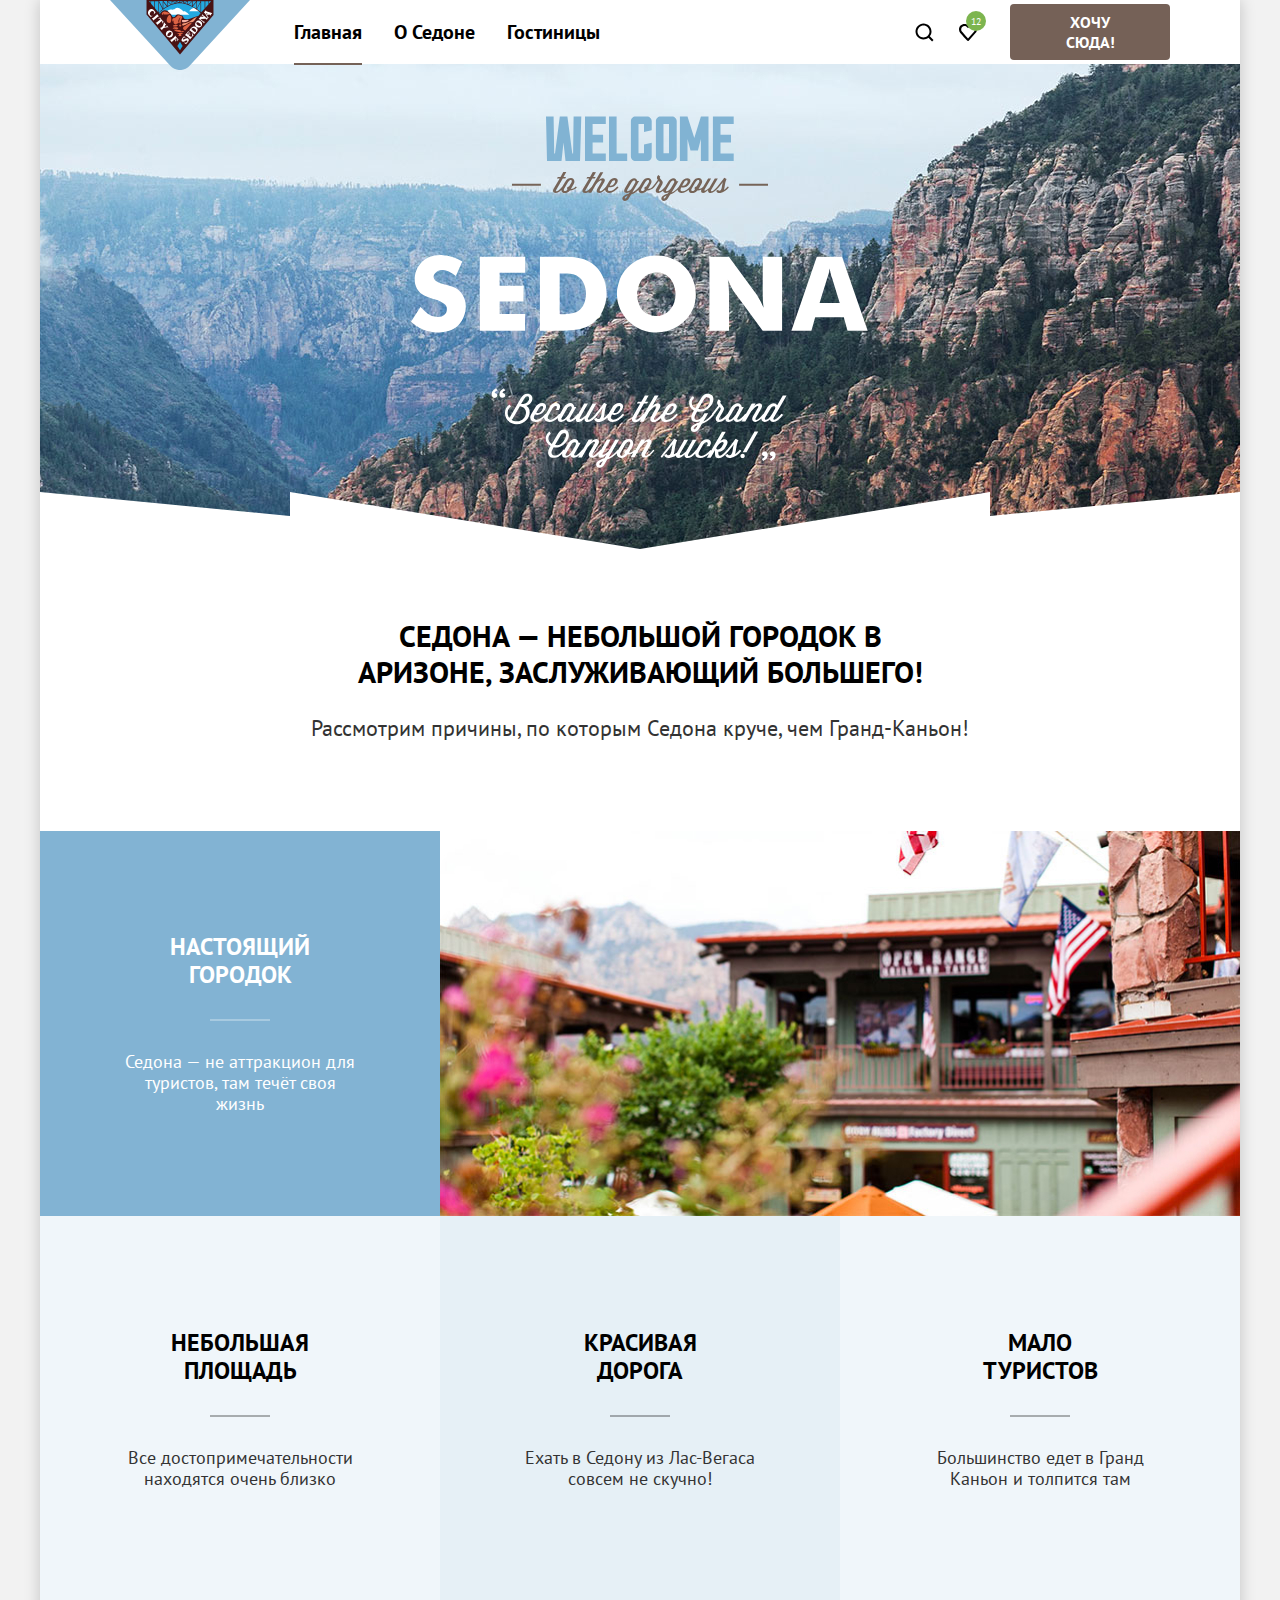
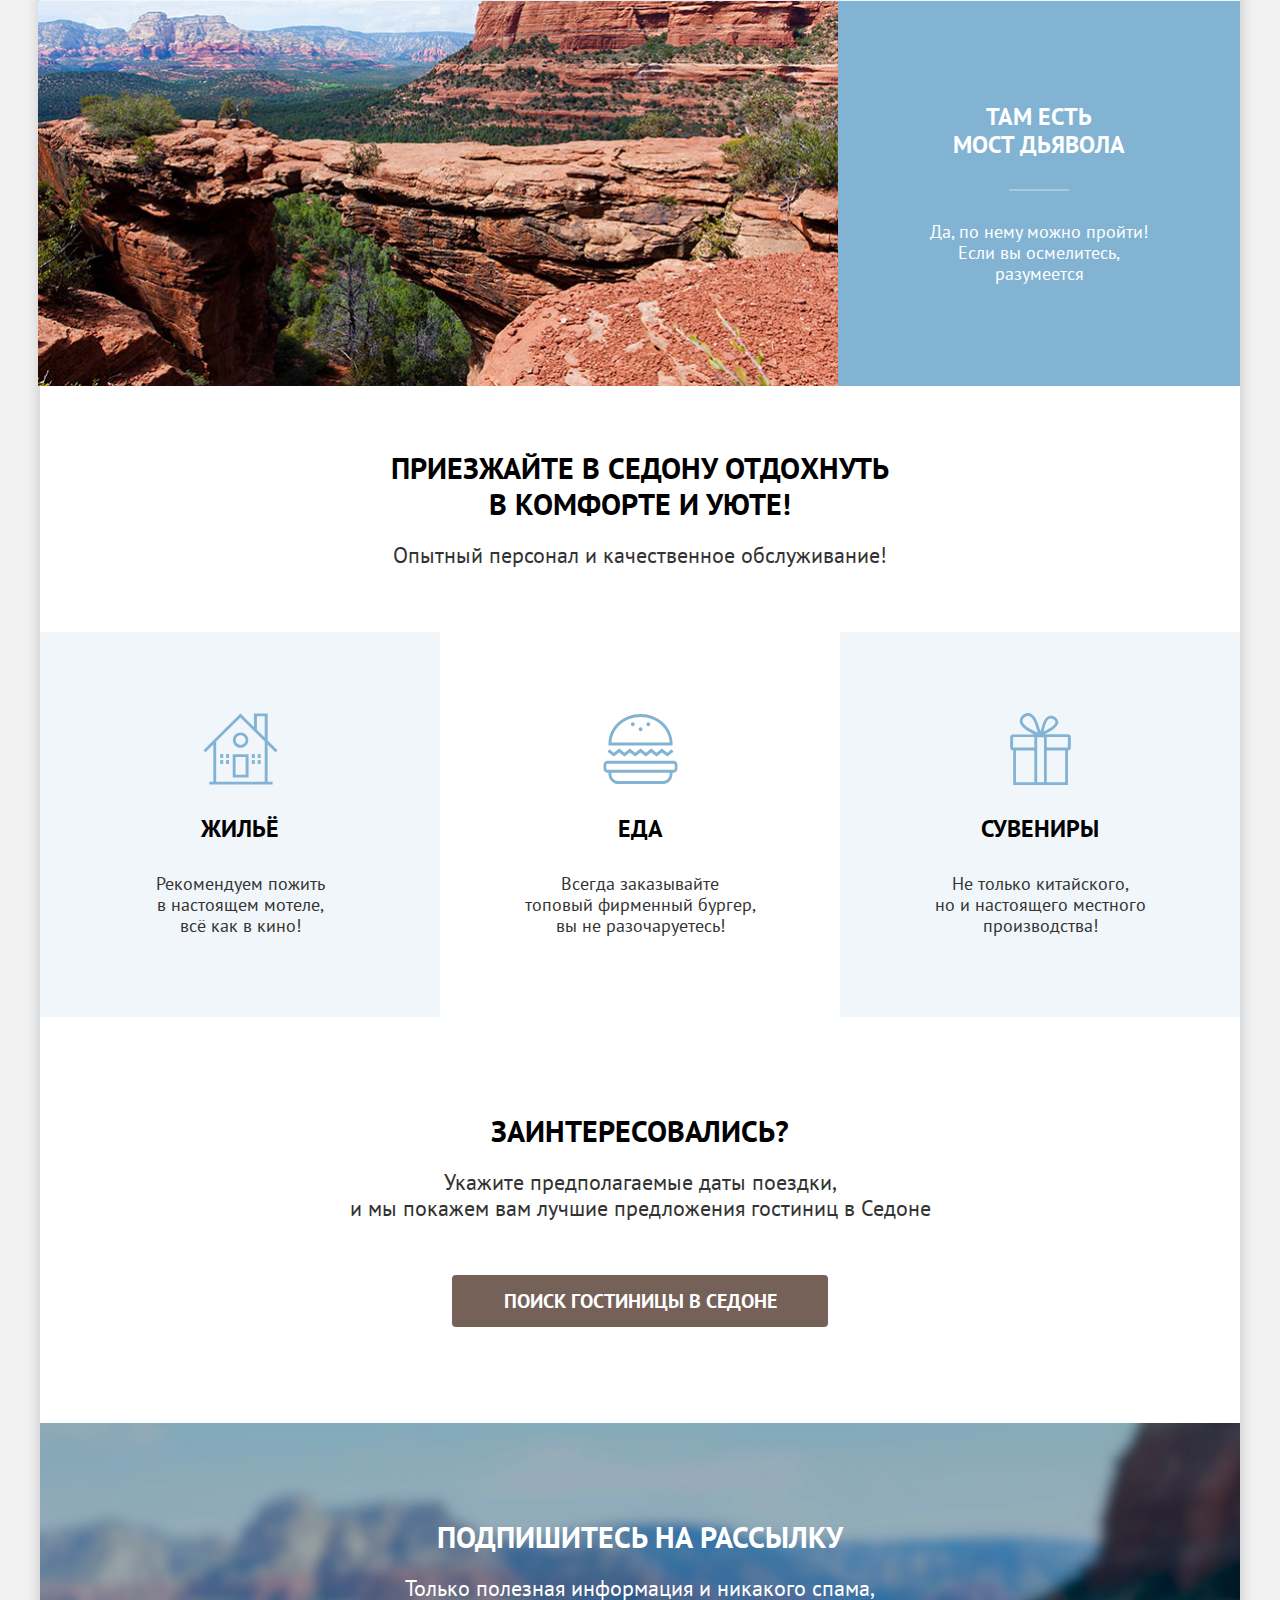
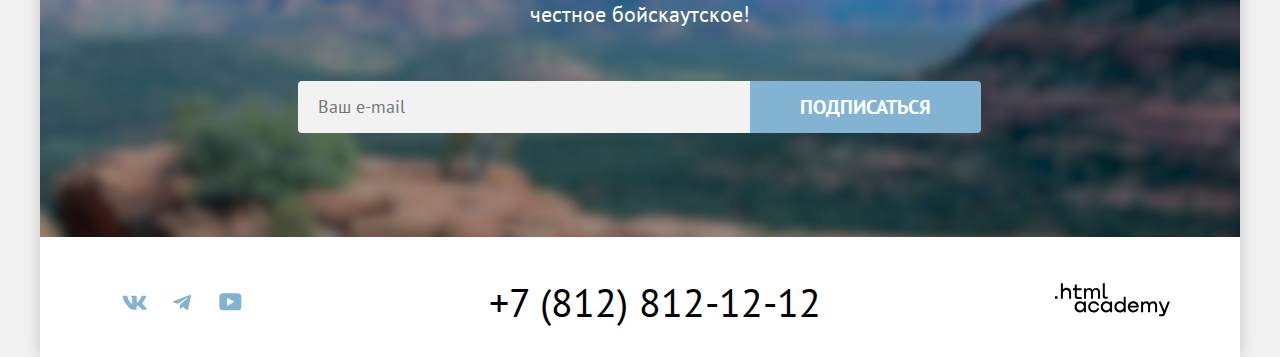
<file: index.html>
<!DOCTYPE html>
<html lang="ru">
  <head>
    <meta charset="utf-8">
    <title>HTML Academy: Седона</title>

    <link rel="stylesheet" href="styles/styles.css">
    <link rel="icon" href="favicon.ico">
    <link rel="icon" type="image/png" href="images/action-icons/favicon.png">

  </head>
  <body>
   <div class="page-container">
     <header class="page-header">
      <nav class="navigation">
        <a href="index.html" class="logo-link">
          <img class="logo" src="images/header/logo.svg" width="140" height="70" alt="Логотип города Седона.">
        </a>
        <ul class="navigation-list">
          <li class="navigation-item">
            <a href="index.html" class="navigation-link navigation-link-current">
              Главная
            </a>
          </li>
          <li class="navigation-item">
            <a href="#" class="navigation-link">
              О Седоне
            </a>
          </li>
          <li class="navigation-item">
            <a href="catalog.html" class="navigation-link">
              Гостиницы
            </a>
          </li>
        </ul>
        <ul class="navigation-list navigation-user">
          <li class="navigation-user-item">
            <a href="#" class="navigation-user-link">
              <svg aria-hidden="true" focusable="false" xmlns="http://www.w3.org/2000/svg" width="20" height="20" fill="none" viewBox="0 0 20 20"><path fill="#000" d="m19.5 18.008-3.7-3.68c1-1.292 1.7-2.983 1.7-4.872 0-4.376-3.6-7.956-8-7.956s-8 3.68-8 8.055c0 4.376 3.6 7.956 8 7.956 1.8 0 3.5-.597 4.9-1.69l3.7 3.679 1.4-1.492Zm-10-2.486c-3.3 0-6-2.685-6-5.967 0-3.282 2.7-5.967 6-5.967s6 2.685 6 5.967c0 3.282-2.7 5.967-6 5.967Z"/></svg>
              <span class="visually-hidden">
                Поиск.
              </span>
            </a>
          </li>
          <li class="navigation-user-item">
            <a href="#" class="navigation-user-link">
              <svg aria-hidden="true" focusable="false" xmlns="http://www.w3.org/2000/svg" width="20" height="20" fill="none" viewBox="0 0 20 20"><path fill="#000" d="M9.9 19c-.3 0-.6-.1-.8-.4-5.4-6.1-6.7-7.5-7-7.9C1.4 9.8 1 8.6 1 7.4 1 4.4 3.4 2 6.5 2 7.8 2 9 2.5 10 3.3c1-.8 2.3-1.3 3.5-1.3 3 0 5.5 2.4 5.5 5.4 0 1.3-.5 2.5-1.3 3.4l-7 7.9c-.2.2-.4.3-.8.3Zm-6-9.5c.3.4 3.5 4 6.1 6.9l6.2-7c.5-.5.7-1.2.7-2 0-1.8-1.5-3.3-3.3-3.3-1 0-2 .5-2.7 1.3-.3.3-.6.4-.9.4-.3 0-.6-.2-.8-.4-.7-.8-1.7-1.3-2.7-1.3-1.8 0-3.3 1.5-3.3 3.3-.1.9.3 1.6.7 2.1-.1 0-.1 0 0 0Z"/></svg>
              <span class="visually-hidden">
                Избранное.
              </span>
              <span class="favorite-counter">
                12
              </span>
            </a>
          </li>
          <li class="navigation-user-item-button">
            <a href="#" class="button button-want-here">
              Хочу сюда!
            </a>
          </li>
        </ul>
      </nav>
    </header>
    <main class="main-container main-index">
      <section class="hero">
        <h1 class="visually-hidden">
          City of Sedona.
        </h1>
        <img src="images/main/welcome.svg" width="458" height="352" class="welcome-logo" alt="Welcome to gorgeous Sedona, because the Grand Canyon sucks!">
      </section>
      <section class="hero-module">
        <h2 class="visually-hidden">Приветственный логотип Седоны.</h2>
        <p class="hero-module-title">
          Седона — небольшой городок в Аризоне, заслуживающий большего!
        </p>
        <p class="hero-module-subtitle">
          Рассмотрим причины, по которым Седона круче, чем Гранд-Каньон!
        </p>
      </section>
      <section class="advantages">
        <h2 class="visually-hidden">
          Преимущества.
        </h2>
        <ul class="advantages-list">
          <li class="advantages-item advantages-item-with-image">
            <div class="advantages-wrapper">
              <h3 class="advantages-title advantages-title-white">
                Настоящий городок
              </h3>
              <p class="advantages-description advantages-description-white">
                Седона — не аттракцион для туристов, там течёт своя жизнь
              </p>
            </div>
            <img src="images/main/photo-1.jpg" width="800" height="385" alt="Домик на фоне гор.">
          </li>
          <li class="advantages-item advantages-item-light-gray">
            <h3 class="advantages-title">
              Небольшая площадь
            </h3>
            <p class="advantages-description">
              Все достопримечательности находятся очень близко
            </p>
          </li>
          <li class="advantages-item advantages-item-gray">
            <h3 class="advantages-title">
              Красивая дорога
            </h3>
            <p class="advantages-description">
              Ехать в Седону из Лас-Вегаса совсем не скучно!
            </p>
          </li>
          <li class="advantages-item advantages-item-light-gray">
            <h3 class="advantages-title">
              Мало туристов
            </h3>
            <p class="advantages-description">
              Большинство едет в Гранд Каньон и толпится там
            </p>
          </li>
          <li class="advantages-item advantages-item-with-image-reverse">
            <div class="advantages-wrapper">
              <h3 class="advantages-title advantages-title-white">
                Там есть мост&nbsp;дьявола
              </h3>
              <p class="advantages-description advantages-description-white">
                Да, по нему можно пройти! Если вы осмелитесь, разумеется
              </p>
            </div>
            <img src="images/main/photo-2.jpg" width="800" height="385" alt="Каньон, горы.">
          </li>
        </ul>
      </section>
      <section class="advantages-module">
        <p class="advantages-module-title">
          Приезжайте в Седону отдохнуть в комфорте и уюте!
        </p>
        <p class="advantages-module-subtitle">
          Опытный персонал и качественное обслуживание!
        </p>
      </section>
      <section class="suggestions">
        <h2 class="visually-hidden">
          Рекомендации.
        </h2>
        <ul class="suggestions-list">
          <li class="suggestions-item suggestions-item-light-gray">
            <img aria-hidden="true" src="images/main/housing.svg" width="75" height="72" class="suggestions-image" alt="">
            <h3 class="sugguestion-title">
              Жильё
            </h3>
            <p class="suggestion-description">
              Рекомендуем пожить в&nbsp;настоящем&nbsp;мотеле, всё&nbsp;как&nbsp;в&nbsp;кино!
            </p>
          </li>
          <li class="suggestions-item suggestions-item-white">
            <img aria-hidden="true" src="images/main/food.svg" width="75" height="72" class="suggestions-image" alt="">
            <h3 class="sugguestion-title">
              Еда
            </h3>
            <p class="suggestion-description">
              Всегда заказывайте топовый&nbsp;фирменный&nbsp;бургер, вы&nbsp;не&nbsp;разочаруетесь!
            </p>
          </li>
          <li class="suggestions-item suggestions-item-light-gray">
            <img aria-hidden="true" src="images/main/souvenirs.svg" width="75" height="72" class="suggestions-image" alt="">
            <h3 class="sugguestion-title">
              Сувениры
            </h3>
            <p class="suggestion-description">
              Не только китайского, но&nbsp;и&nbsp;настоящего местного производства!
            </p>
          </li>
        </ul>
      </section>
      <section class="modules-intresting">
        <h2 class="modules-title-intresting">
          Заинтересовались?
        </h2>
        <p class="modules-subtitle-intresting">
          Укажите предполагаемые даты поездки, и&nbsp;мы&nbsp;покажем&nbsp;вам&nbsp;лучшие предложения гостиниц в Седоне
        </p>
        <a class="button button-search-hotel" href="#">
          Поиск гостиницы в Седоне
        </a>
      </section>
      <section class="mailing">
        <h2 class="mailing-title">
          Подпишитесь на рассылку
        </h2>
        <p class="mailing-subtitle">
          Только полезная информация и никакого спама, честное бойскаутское!
        </p>
        <form class="mailing-form" action="https://echo.htmlacademy.ru/" method="post">
          <label class="visually-hidden" for="user-email">
            e-mail.
          </label>
          <input class="email-field" type="email" name="user-email" id="user-email" placeholder="Ваш e-mail" required>
          <button class="button button-mailing" type="submit">
            Подписаться
          </button>
        </form>
      </section>
    </main>
    <footer class="page-footer">
      <section class="footer-social">
        <ul class="footer-social-list">
          <li class="footer-social-item">
            <a class="social-apps-link" href="https://vk.com/htmlacademy">
              <svg aria-hidden="true" focusable="false" xmlns="http://www.w3.org/2000/svg" width="25" height="15" fill="none" viewBox="0 0 25 15"><path fill="#83B3D3" fill-rule="evenodd" d="M24.116 1.804c.166-.546 0-.948-.795-.948h-2.625c-.668 0-.976.347-1.143.73 0 0-1.335 3.196-3.226 5.272-.612.602-.89.793-1.224.793-.167 0-.418-.19-.418-.738V1.804c0-.656-.184-.948-.74-.948H9.817c-.417 0-.668.304-.668.593 0 .621.946.765 1.043 2.513V7.76c0 .833-.153.984-.487.984-.89 0-3.055-3.21-4.34-6.885-.249-.715-.5-1.003-1.172-1.003H1.566c-.75 0-.9.347-.9.73 0 .682.89 4.07 4.145 8.551 2.17 3.06 5.225 4.72 8.008 4.72 1.67 0 1.875-.369 1.875-1.004V11.54c0-.737.158-.884.687-.884.39 0 1.057.192 2.615 1.667 1.78 1.75 2.073 2.533 3.075 2.533h2.625c.75 0 1.126-.368.91-1.096-.238-.724-1.088-1.775-2.215-3.022-.612-.71-1.53-1.475-1.809-1.858-.389-.49-.278-.71 0-1.147 0 0 3.2-4.426 3.533-5.929h.001Z" clip-rule="evenodd"/></svg>
              <span class="visually-hidden">
                Вконтакте.
              </span>
            </a>
          </li>
          <li class="footer-social-item">
            <a class="social-apps-link" href="https://t.me/htmlacademy">
              <svg aria-hidden="true" focusable="false" xmlns="http://www.w3.org/2000/svg" width="18" height="17" fill="none" viewBox="0 0 18 17"><path fill="#83B3D3" d="M16.785.956.84 7.104C-.248 7.541-.24 8.148.64 8.42l4.094 1.277 9.472-5.976c.448-.272.857-.126.52.173l-7.673 6.925H7.05l.002.001-.283 4.22c.414 0 .597-.19.829-.414l1.988-1.934 4.136 3.055c.762.42 1.31.205 1.5-.706l2.715-12.795c.278-1.114-.425-1.618-1.153-1.29Z"/></svg>
              <span class="visually-hidden">
                Telegram.
              </span>
            </a>
          </li>
          <li class="footer-social-item">
            <a class="social-apps-link" href="https://www.youtube.com/@HTMLAcademyRUS">
              <svg aria-hidden="true" focusable="false" xmlns="http://www.w3.org/2000/svg" width="23" height="18" fill="none" viewBox="0 0 23 18"><path fill="#83B3D3" d="M18.94.356H3.507C1.647.356.333 1.95.333 3.756V13.85c0 1.913 1.314 3.506 3.174 3.506H19.16c1.642 0 3.174-1.593 3.174-3.4v-10.2c-.219-1.806-1.532-3.4-3.393-3.4ZM7.995 12.894V4.819l7.333 4.037-7.333 4.038Z"/></svg>
              <span class="visually-hidden">
                YouTube.
              </span>
            </a>
          </li>
        </ul>
      </section>
          <a class="contacts-phone" href="tel:+78128121212">
            +7 (812) 812-12-12
          </a>
          <a class="html-academy-logo" href="https://htmlacademy.ru/">
            <svg aria-hidden="true" focusable="false" xmlns="http://www.w3.org/2000/svg" width="115" height="34" fill="none" viewBox="0 0 115 34"><path fill="#000" d="M0 13.256v2.6h2.5v-2.6H0ZM11.6 4.856c-1.6 0-2.8.7-3.6 1.7h-.1v-6.2h-2v15.5h2v-5.3c0-2.1 1.3-3.6 3.3-3.6 1.8 0 2.9 1.4 2.9 3.2v5.7h2v-6.1c.1-3-1.8-4.9-4.5-4.9ZM26.6 5.156h-4.8v-3.7h-2v3.8h-1.9v2h1.9v6c0 1.7 1 2.7 2.7 2.7h4.1v-2h-3.7c-.7 0-1.1-.4-1.1-1.1v-5.7h4.8v-2ZM41.1 4.956c-1.6 0-2.9.8-3.5 2.1h-.1c-.6-1.2-1.8-2.1-3.4-2.1-1.4 0-2.5.8-3.1 1.8h-.1v-1.6H29v10.6h2v-5.4c0-2 1-3.5 2.6-3.5 1.5 0 2.4 1 2.4 2.6v6.3h2v-5.6c0-2.4 1.4-3.3 2.6-3.3 1.5 0 2.4 1 2.4 2.6v6.3h2v-6.5c.1-2.5-1.4-4.3-3.9-4.3ZM47.8 13.056c0 1.7 1 2.7 2.8 2.7h2v-2h-1.7c-.7 0-1.1-.4-1.1-1.1V.356h-2v12.7ZM28.9 20.056c-.9-1.1-2.2-1.8-3.9-1.8-3.1 0-5.4 2.3-5.4 5.6s2.3 5.6 5.4 5.6c1.8 0 3-.8 3.8-1.9h.1v1.6h2v-10.6h-2v1.5Zm-3.6 7.4c-2.2 0-3.6-1.6-3.6-3.6s1.4-3.6 3.6-3.6 3.6 1.6 3.6 3.6c0 1.9-1.4 3.6-3.6 3.6ZM44.2 22.356c-.5-2.4-2.6-4.1-5.4-4.1-3.4 0-5.6 2.5-5.6 5.6 0 3.1 2.2 5.6 5.6 5.6 2.8 0 4.9-1.8 5.4-4.2h-2.1c-.4 1.3-1.7 2.3-3.3 2.3-2.2 0-3.6-1.6-3.6-3.6s1.4-3.6 3.6-3.6c1.6 0 2.8 1 3.3 2.2h2.1v-.2ZM55.1 20.056c-.9-1.1-2.2-1.8-3.9-1.8-3.1 0-5.4 2.3-5.4 5.6s2.3 5.6 5.4 5.6c1.8 0 3-.8 3.8-1.9h.1v1.6h2v-10.6h-2v1.5Zm-3.6 7.4c-2.2 0-3.6-1.6-3.6-3.6s1.4-3.6 3.6-3.6 3.6 1.6 3.6 3.6c0 1.9-1.5 3.6-3.6 3.6ZM68.7 20.156c-.9-1.1-2.2-1.9-3.9-1.9-3.1 0-5.4 2.3-5.4 5.6s2.2 5.6 5.4 5.6c1.7 0 3-.8 3.8-1.8h.1v1.5h2v-15.4h-2v6.4Zm-3.6 7.3c-2.2 0-3.6-1.6-3.6-3.6s1.4-3.6 3.6-3.6 3.6 1.6 3.6 3.6c-.1 2-1.5 3.6-3.6 3.6ZM78.3 18.256c-3.3 0-5.5 2.5-5.5 5.6 0 3 2.1 5.6 5.5 5.6 2.5 0 4.5-1.3 5.2-3.6h-2.1c-.5 1-1.6 1.6-3 1.6-1.9 0-3.3-1.3-3.4-2.9h8.8c.2-3.6-2-6.3-5.5-6.3Zm0 1.9c1.7 0 3 1 3.3 2.6h-6.5c.3-1.5 1.5-2.6 3.2-2.6ZM98.2 18.256c-1.6 0-2.9.8-3.6 2h-.1c-.6-1.2-1.8-2-3.4-2-1.4 0-2.5.7-3.1 1.8v-1.5h-1.9v10.6h2v-5.4c0-2 1-3.4 2.6-3.5 1.5 0 2.4 1 2.4 2.6v6.3h2v-5.6c0-2.4 1.4-3.3 2.6-3.3 1.5 0 2.4 1 2.4 2.6v6.3h2v-6.5c.1-2.6-1.4-4.4-3.9-4.4ZM109.4 27.356l-3.6-8.9h-2.2l4.8 11.6c-.3.9-.7 1.2-1.7 1.2h-2.5v2h2.5c1.8 0 2.8-.8 3.5-2.6l4.7-12.2h-2.1l-3.4 8.9Z"/></svg>
          </a>
    </footer>
  </div>

  <!-- Модальное окно -->

  <div class="modal-container modal-container-display">
    <div class="modal modal-booking">
      <button class="modal-close-button" type="button">
        <span class="visually-hidden">
          Закрыть.
        </span>
      </button>
      <section class="modal-content">
        <h2 class="modal-title">
          Поиск гостиницы в седоне
        </h2>
        <form class="booking-form" action="https://echo.htmlacademy.ru/" method="post">

          <p class="field-group">
            <label for="check-in-date-label">
              Дата заезда:
            </label>
            <input class="check-in-date" type="text" value="27 апреля 2020" id="check-in-date-label" name="check-in-date-label" required>
            <button class="calendar" type="button">
              <svg xmlns="http://www.w3.org/2000/svg" width="20" height="20" fill="none" viewBox="0 0 20 20"><g fill="#000" opacity=".3"><path d="M7.75 12c.3 0 .5-.2.5-.5s-.2-.5-.5-.5-.5.2-.5.5.2.5.5.5Z"/><path d="M17 4h-2V2h-1v2H6V2H5v2H3c-.6 0-1 .4-1 1v11c0 .5.4 1 1 1h14c.5 0 1-.5 1-1V5c0-.6-.5-1-1-1Zm0 12H3V9h14v7ZM3 8V5h2v2h1V5h8v2h1V5h2v3H3Z"/><path d="M10 12c.3 0 .5-.2.5-.5s-.2-.5-.5-.5-.5.2-.5.5.2.5.5.5ZM12.25 12c.3 0 .5-.2.5-.5s-.2-.5-.5-.5-.5.2-.5.5.2.5.5.5ZM7.75 13c-.3 0-.5.2-.5.5s.2.5.5.5.5-.2.5-.5-.2-.5-.5-.5ZM5.5 12c.3 0 .5-.2.5-.5s-.2-.5-.5-.5-.5.2-.5.5.2.5.5.5ZM5.5 13c-.3 0-.5.2-.5.5s.2.5.5.5.5-.2.5-.5-.2-.5-.5-.5ZM10 13c-.3 0-.5.2-.5.5s.2.5.5.5.5-.2.5-.5-.2-.5-.5-.5ZM12.25 13c-.3 0-.5.2-.5.5s.2.5.5.5.5-.2.5-.5-.2-.5-.5-.5ZM14.5 12c.3 0 .5-.2.5-.5s-.2-.5-.5-.5-.5.2-.5.5.2.5.5.5ZM14.5 13c-.3 0-.5.2-.5.5s.2.5.5.5.5-.2.5-.5-.2-.5-.5-.5Z"/></g></svg>
              <span class="visually-hidden">
                Календарь.
              </span>
            </button>
            <span class="error">
              Мы не можем отправить вас в прошлое.
            </span>
          </p>
          <p class="field-group">
            <label for="check-out-date-label">
              Дата выезда:
            </label>
            <input class="check-out-date" type="text" value="1 сентября 2023" id="check-out-date-label" name="check-out-date-label" required>
            <button class="calendar" type="button">
              <svg xmlns="http://www.w3.org/2000/svg" width="20" height="20" fill="none" viewBox="0 0 20 20"><g fill="#000" opacity=".3"><path d="M7.75 12c.3 0 .5-.2.5-.5s-.2-.5-.5-.5-.5.2-.5.5.2.5.5.5Z"/><path d="M17 4h-2V2h-1v2H6V2H5v2H3c-.6 0-1 .4-1 1v11c0 .5.4 1 1 1h14c.5 0 1-.5 1-1V5c0-.6-.5-1-1-1Zm0 12H3V9h14v7ZM3 8V5h2v2h1V5h8v2h1V5h2v3H3Z"/><path d="M10 12c.3 0 .5-.2.5-.5s-.2-.5-.5-.5-.5.2-.5.5.2.5.5.5ZM12.25 12c.3 0 .5-.2.5-.5s-.2-.5-.5-.5-.5.2-.5.5.2.5.5.5ZM7.75 13c-.3 0-.5.2-.5.5s.2.5.5.5.5-.2.5-.5-.2-.5-.5-.5ZM5.5 12c.3 0 .5-.2.5-.5s-.2-.5-.5-.5-.5.2-.5.5.2.5.5.5ZM5.5 13c-.3 0-.5.2-.5.5s.2.5.5.5.5-.2.5-.5-.2-.5-.5-.5ZM10 13c-.3 0-.5.2-.5.5s.2.5.5.5.5-.2.5-.5-.2-.5-.5-.5ZM12.25 13c-.3 0-.5.2-.5.5s.2.5.5.5.5-.2.5-.5-.2-.5-.5-.5ZM14.5 12c.3 0 .5-.2.5-.5s-.2-.5-.5-.5-.5.2-.5.5.2.5.5.5ZM14.5 13c-.3 0-.5.2-.5.5s.2.5.5.5.5-.2.5-.5-.2-.5-.5-.5Z"/></g></svg>
              <span class="visually-hidden">
                Календарь.
              </span>
            </button>
            <span class="text-free-date">
              На эти даты есть свободные номера. Пока есть.
            </span>
          </p>

          <div class="adults-wrapper">
            <label for="adults">
              Взрослые:
            </label>
            <div class="adults-input-wrapper">
              <button class="button-minus" type="button">
                <svg class="button-pointer" xmlns="http://www.w3.org/2000/svg" width="20" height="20" fill="none" viewBox="0 0 20 20"><path fill="#756157" fill-opacity=".3" d="M3 9v2h14V9H3Z"/></svg>
                <span class="visually-hidden">
                  Уменьшить.
                </span>
              </button>
              <input class="adults-counter" type="number" value="2" min="1" max="100" id="adults" name="adults" required>
              <button class="button-plus" type="button">
                <svg class="button-pointer" xmlns="http://www.w3.org/2000/svg" width="20" height="20" fill="none" viewBox="0 0 20 20"><path fill="#756157" fill-opacity=".3" d="M17 9h-6V3H9v6H3v2h6v6h2v-6h6V9Z"/></svg>
                <span class="visually-hidden">
                  Добавить.
                </span>
              </button>
            </div>
          </div>
          <div class="children-wrapper">
            <label for="children">
              Дети:
            </label>
            <div class="popup">
              <button class="popup-button" type="button">
                <span class="visually-hidden">Дополнительная информация.</span>
              </button>
              <div class="popup-text">
                Укажите количество детей, которые будут с вами, возраст
                которых от 6 до 18 лет. Дети до 6 лет размещаются бесплатно.
              </div>
            </div>
            <div class="children-input-wrapper">
              <button class="button-minus" type="button">
                <svg class="button-pointer" xmlns="http://www.w3.org/2000/svg" width="20" height="20" fill="none" viewBox="0 0 20 20"><path fill="#756157" fill-opacity=".3" d="M3 9v2h14V9H3Z"/></svg>
                <span class="visually-hidden">
                  Уменьшить.
                </span>
              </button>
              <input class="children-counter" type="number" value="2" min="0" max="100" id="children" name="children">
              <button class="button-plus" type="button">
                <svg class="button-pointer" xmlns="http://www.w3.org/2000/svg" width="20" height="20" fill="none" viewBox="0 0 20 20"><path fill="#756157" fill-opacity=".3" d="M17 9h-6V3H9v6H3v2h6v6h2v-6h6V9Z"/></svg>
                <span class="visually-hidden">
                  Добавить.
                </span>
              </button>
            </div>
          </div>
          <button class="button modal-button-search" type="submit">
            Найти
          </button>
        </form>
      </section>
    </div>
  </div>

  </body>
</html>
</file>
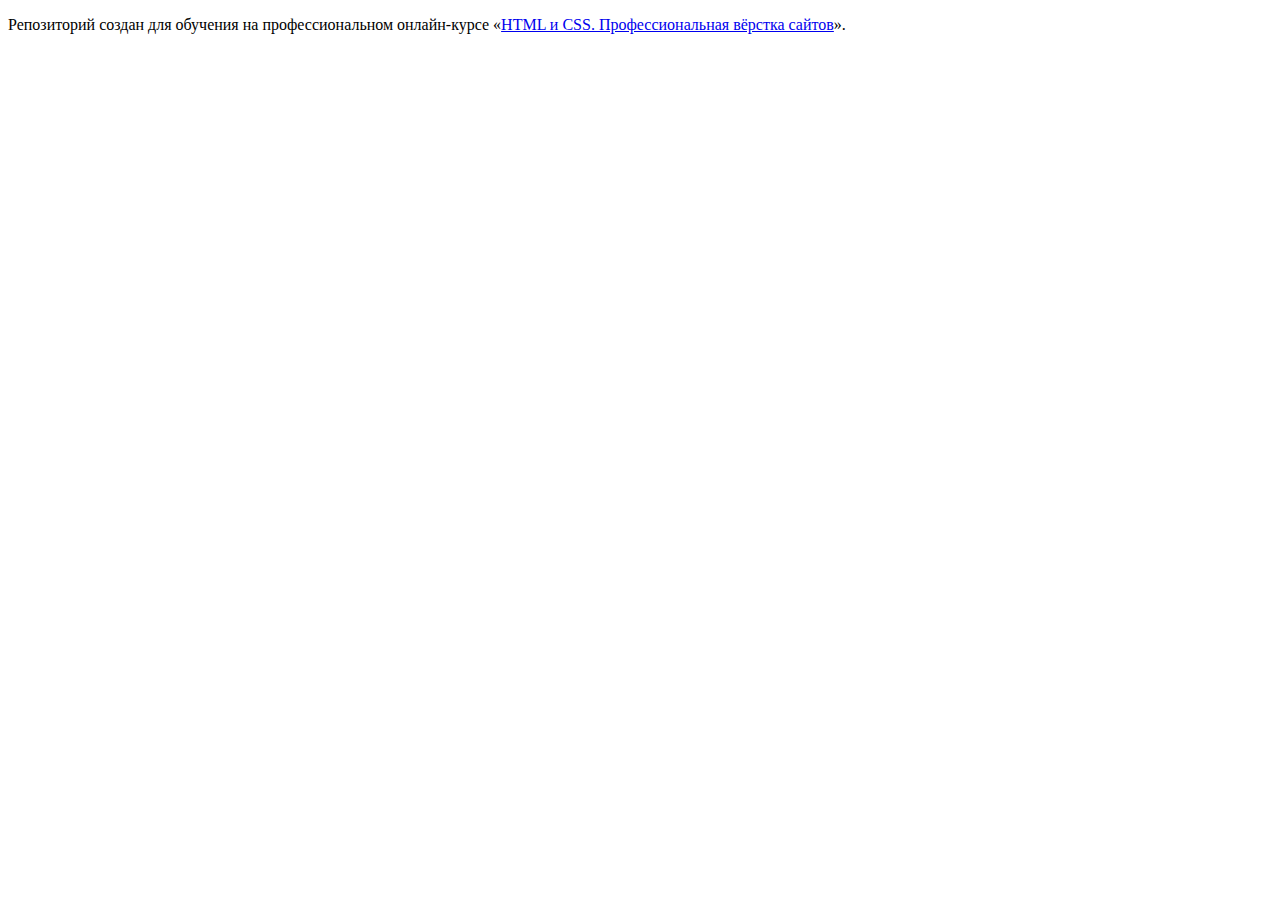
<file: 1/index.html>
<!DOCTYPE html>
<html lang="ru">
  <head>
    <meta charset="utf-8">
    <title>HTML Academy: Седона</title>
    <base href="https://htmlacademy-htmlcss.github.io/2372605-sedona-37/1/">
</head>
  <body>

    <p>Репозиторий создан для обучения на профессиональном онлайн‑курсе «<a href="https://htmlacademy.ru/intensive/htmlcss">HTML и CSS. Профессиональная вёрстка сайтов</a>».</p>

  </body>
</html>
</file>
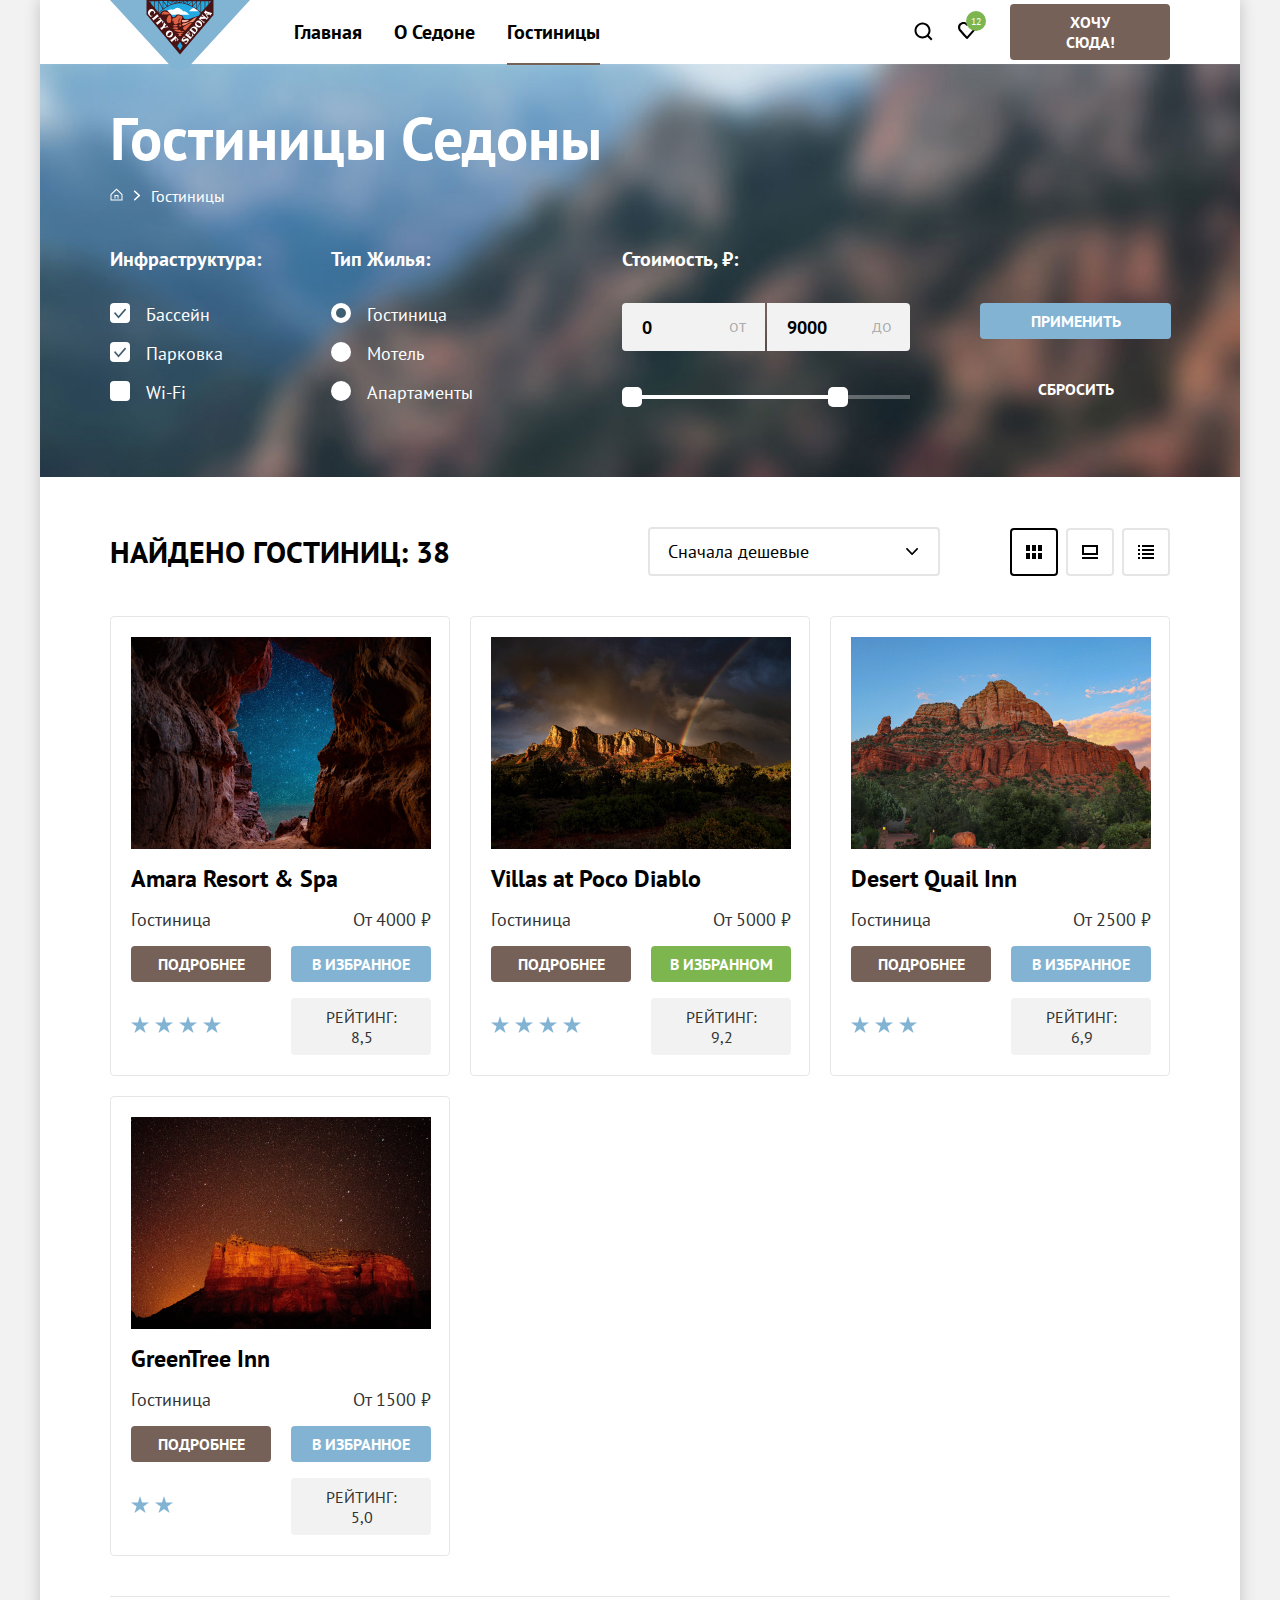
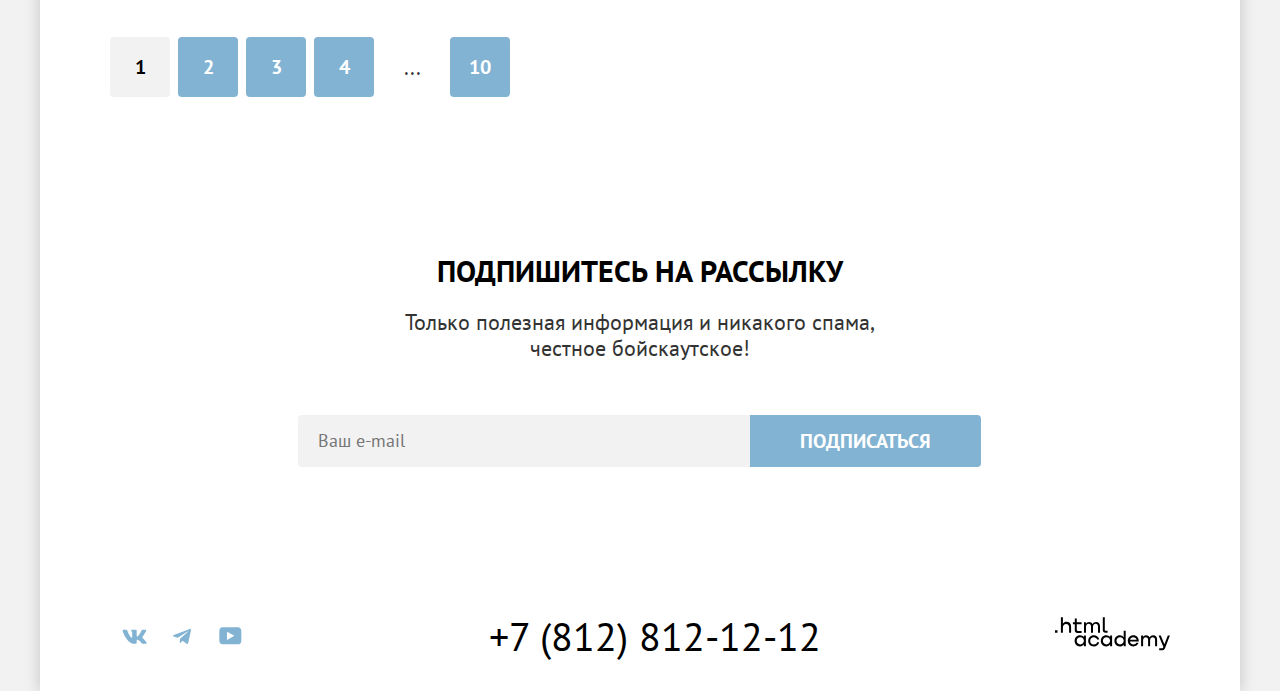
<file: catalog.html>
<!DOCTYPE html>
<html lang="ru">
  <head>
    <meta charset="UTF-8">
    <title>Гостиницы</title>
    <link rel="stylesheet" href="styles/styles.css">
    <link rel="icon" href="favicon.ico">
    <link rel="icon" type="image/png" href="images/action-icons/favicon.png">
  </head>
  <body>
    <div class="page-container">
      <header class="page-header">
        <nav class="navigation">
          <a href="index.html" class="logo-link">
            <img class="logo" src="images/header/logo.svg" width="140" height="70" alt="Логотип города Седона.">
          </a>
          <ul class="navigation-list">
            <li class="navigation-item">
              <a href="index.html" class="navigation-link">
                Главная
              </a>
            </li>
            <li class="navigation-item">
              <a href="#" class="navigation-link">
                О Седоне
              </a>
            </li>
            <li class="navigation-item">
              <a href="catalog.html" class="navigation-link navigation-link-current">
                Гостиницы
              </a>
            </li>
          </ul>
          <ul class="navigation-list navigation-user">
            <li class="navigation-user-item">
              <a href="#" class="navigation-user-link user-link-search">
                <svg aria-hidden="true" focusable="false" xmlns="http://www.w3.org/2000/svg" width="19" height="19" fill="none" viewBox="0 0 19 19"><path fill="#000" d="m18.5 17.008-3.7-3.68c1-1.292 1.7-2.983 1.7-4.872C16.5 4.08 12.9.5 8.5.5s-8 3.68-8 8.055c0 4.376 3.6 7.956 8 7.956 1.8 0 3.5-.597 4.9-1.69l3.7 3.679 1.4-1.492Zm-10-2.486c-3.3 0-6-2.685-6-5.967 0-3.282 2.7-5.967 6-5.967s6 2.685 6 5.967c0 3.282-2.7 5.967-6 5.967Z"/></svg>
                <span class="visually-hidden">
                  Поиск.
                </span>
              </a>
            </li>
            <li class="navigation-user-item">
              <a href="#" class="navigation-user-link user-link-favorite">
                <svg aria-hidden="true" focusable="false" xmlns="http://www.w3.org/2000/svg" width="18" height="17" fill="none" viewBox="0 0 18 17"><path fill="#000" d="M8.9 17c-.3 0-.6-.1-.8-.4-5.4-6.1-6.7-7.5-7-7.9C.4 7.8 0 6.6 0 5.4 0 2.4 2.4 0 5.5 0 6.8 0 8 .5 9 1.3 10 .5 11.3 0 12.5 0c3 0 5.5 2.4 5.5 5.4 0 1.3-.5 2.5-1.3 3.4l-7 7.9c-.2.2-.4.3-.8.3Zm-6-9.5c.3.4 3.5 4 6.1 6.9l6.2-7c.5-.5.7-1.2.7-2 0-1.8-1.5-3.3-3.3-3.3-1 0-2 .5-2.7 1.3-.3.3-.6.4-.9.4-.3 0-.6-.2-.8-.4-.7-.8-1.7-1.3-2.7-1.3-1.8 0-3.3 1.5-3.3 3.3-.1.9.3 1.6.7 2.1-.1 0-.1 0 0 0Z"/></svg>
                <span class="visually-hidden">
                  Избранное.
                </span>
                <span class="favorite-counter">
                  12
                </span>
              </a>
            </li>
            <li class="navigation-user-item-button">
              <a href="#" class="button button-want-here">
                Хочу сюда!
              </a>
            </li>
          </ul>
        </nav>
      </header>
      <main class="inner-main main-container">
        <div class="inner-wrapper">
          <header class="inner-header">
            <h1 class="inner-header-title">
              Гостиницы Седоны
            </h1>
            <ul class="breadcrumbs">
              <li class="breadcrumbs-item">
                <a href="index.html" class="breadcrumbs-link">
                  <img aria-hidden="true" src="images/action-icons/mini-home-button.svg" width="13" height="15" alt="На главную страницу.">
                  <span class="visually-hidden">
                    Главная.
                  </span>
                </a>
              </li>
              <li class="breadcrumbs-item">
                <a class="breadcrumbs-link">Гостиницы</a>
              </li>
            </ul>
          </header>
          <section class="hotels-catalog">
            <h2 class="visually-hidden">
              Список отелей с фильтрами.
            </h2>
            <form action="https://echo.htmlacademy.ru/" method="get" class="hotels-filter">
              <fieldset class="catalog-filter-group">
                <legend class="catalog-filter-title">
                  Инфраструктура:
                </legend>
                <ul class="catalog-filter-list">
                  <li class="catalog-filter-item">
                    <label class="control">
                      <input type="checkbox" name="swimming-pool" class="visually-hidden control-input-square" checked>
                      <span class="control-label-square">Бассейн</span>
                    </label>
                  </li>
                  <li class="catalog-filter-item">
                    <label class="control">
                      <input type="checkbox" name="parking" class="visually-hidden control-input-square" checked>
                      <span class="control-label-square">Парковка</span>
                    </label>
                  </li>
                  <li class="catalog-filter-item">
                    <label class="control">
                      <input type="checkbox" name="wi-fi" class="visually-hidden control-input-square">
                      <span class="control-label-square">Wi-Fi</span>
                    </label>
                  </li>
                </ul>
              </fieldset>
              <fieldset class="catalog-filter-group">
                <legend class="catalog-filter-title">
                  Тип жилья:
                </legend>
                <ul class="catalog-filter-list">
                  <li class="catalog-filter-item">
                    <label class="control">
                      <input type="radio" name="hotels-group" value="hotel" class="visually-hidden control-input-circle" checked>
                      <span class="control-label-circle">Гостиница</span>
                    </label>
                  </li>
                  <li class="catalog-filter-item">
                    <label class="control">
                      <input type="radio" name="hotels-group" value="motel" class="visually-hidden control-input-circle">
                      <span class="control-label-circle">Мотель</span>
                    </label>
                  </li>
                  <li class="catalog-filter-item">
                    <label class="control">
                      <input type="radio" name="hotels-group" value="apartments" class="visually-hidden control-input-circle">
                      <span class="control-label-circle">Апартаменты</span>
                    </label>
                  </li>
                </ul>
              </fieldset>
              <fieldset class="catalog-filter-group range-filter-group">
                <legend class="catalog-filter-title">
                  Стоимость, ₽:
                </legend>
                <div class="range-wrapper-inputs">
                  <label class="catalog-filter-label">
                    <input class="range-input range-input-min" type="number" value="0" min="0" name="min-price" required>
                    <span class="range-from">От</span>
                  </label>
                  <label class="catalog-filter-label">
                    <input class="range-input range-input-max" type="number" value="9000" min="0" name="max-price" required>
                    <span class="range-to">До</span>
                  </label>
                </div>
                <div class="range">
                  <div class="range-scale">
                    <div class="range-bar" style="left: 0; width: 226px">
                      <button class="range-toggle toggle-min" type="button">
                        <span class="visually-hidden">Изменить минимальную цену.</span>
                      </button>
                      <button class="range-toggle toggle-max" type="button">
                        <span class="visually-hidden">Изменить максимальную цену.</span>
                      </button>
                    </div>
                  </div>
                </div>
              </fieldset>
              <div class="catalog-filter-button">
                <button class="button button-submit" type="submit">Применить</button>
                <button class="button button-reset" type="reset">Сбросить</button>
              </div>
            </form>
          </section>
        </div>

        <!-- Раздел поиска и фильтрации списка карточек. -->

        <section class="hotel-search-results">
          <h2 class="found-hotels">
            Найдено гостиниц:
            <span class="hotel-search-counter">
              38
            </span>
          </h2>
          <select class="select-control" aria-label="Сортировка.">
            <option value="cheap">Сначала дешевые</option>
            <option value="expensive">Сначала дорогие</option>
            <option value="popular">Сначала популярные</option>
          </select>
          <ul class="sorting-list">
            <li class="sorting-item sorting-item-current">
              <a href="#" class="card-grid-toggle">
                <svg aria-hidden="true" focusable="false" xmlns="http://www.w3.org/2000/svg" width="16" height="14" fill="none" viewBox="0 0 16 14"><path fill="#000" d="M4 0H0v6h4V0ZM16 0h-4v6h4V0ZM10 0H6v6h4V0ZM4 8H0v6h4V8ZM16 8h-4v6h4V8ZM10 8H6v6h4V8Z"/></svg>
                <span class="visually-hidden">
                  Показать карточки.
                </span>
              </a>
            </li>
            <li class="sorting-item">
              <a href="#" class="card-grid-toggle">
                <svg aria-hidden="true" focusable="false" xmlns="http://www.w3.org/2000/svg" width="16" height="14" fill="none" viewBox="0 0 16 14"><path fill="#000" d="M16 12H0v2h16v-2ZM14 2v6H2V2h12Zm2-2H0v10h16V0Z"/></svg>
                <span class="visually-hidden">
                  Показать ленту.
                </span>
              </a>
            </li>
            <li class="sorting-item">
              <a href="#" class="card-grid-toggle">
                <svg aria-hidden="true" focusable="false" xmlns="http://www.w3.org/2000/svg" width="16" height="14" fill="none" viewBox="0 0 16 14"><path fill="#000" d="M2 0H0v2h2V0ZM16 0H4v2h12V0ZM2 4H0v2h2V4ZM16 4H4v2h12V4ZM2 8H0v2h2V8ZM16 8H4v2h12V8ZM2 12H0v2h2v-2ZM16 12H4v2h12v-2Z"/></svg>
                <span class="visually-hidden">
                  Показать список.
                </span>
              </a>
            </li>
          </ul>
        </section>

        <!-- Карточки отоелей -->

        <section class="catalog-card-list">
          <ul class="hotel-list">
            <li class="hotel-card">
              <a href="#" class="hotel-card-image">
                <img src="images/main/hotel-1.jpg" width="300" height="212" class="hotel-image" alt="Фотография отеля.">
              </a>
              <h3 class="hotel-card-title">
                <a href="#" class="hotel-card-link">
                  Amara Resort & Spa
                </a>
              </h3>
              <p class="hotel-card-type">
                Гостиница
              </p>
              <p class="hotel-card-price">
                От
                <span class="price">
                  4000 ₽
                </span>
              </p>
              <a href="#" class="button button-hotel-more-info">
                Подробнее
              </a>
              <a href="#" class="button button-hotel-favorite">
                В Избранное
              </a>
              <div class="star-raiting-wrapper">
                <ul class="star-raiting-list">
                  <li class="star-raiting-item">
                    <img class="star" src="images/action-icons/raiting-star.png" width="18" height="17" alt="">
                  </li>
                  <li class="star-raiting-item">
                    <img class="star" src="images/action-icons/raiting-star.png" width="18" height="17" alt="">
                  </li>
                  <li class="star-raiting-item">
                    <img class="star" src="images/action-icons/raiting-star.png" width="18" height="17" alt="">
                  </li>
                  <li class="star-raiting-item">
                    <img class="star" src="images/action-icons/raiting-star.png" width="18" height="17" alt="">
                  </li>
                </ul>
              </div>
                <p class="hotel-rating">
                  Рейтинг:
                  <span class="hotel-count-rating">
                    8,5
                  </span>
                </p>
              </li>
              <li class="hotel-card">
              <a href="#" class="hotel-card-image">
                <img src="images/main/hotel-2.jpg" width="300" height="212" class="hotel-image" alt="Фотография отеля.">
              </a>
              <h3 class="hotel-card-title">
                <a href="#" class="hotel-card-link">
                  Villas at Poco Diablo
                </a>
              </h3>
              <p class="hotel-card-type">
                Гостиница
              </p>
              <p class="hotel-card-price">
                От
                <span class="price">
                  5000 ₽
                </span>
              </p>
              <a href="#" class="button button-hotel-more-info">
                Подробнее
              </a>
              <a href="#" class="button button-hotel-in-favorite">
                В Избранном
              </a>
              <div class="star-raiting-wrapper">
                <ul class="star-raiting-list">
                  <li class="star-raiting-item">
                    <img class="star" src="images/action-icons/raiting-star.png" width="18" height="17" alt="">
                  </li>
                  <li class="star-raiting-item">
                    <img class="star" src="images/action-icons/raiting-star.png" width="18" height="17" alt="">
                  </li>
                  <li class="star-raiting-item">
                    <img class="star" src="images/action-icons/raiting-star.png" width="18" height="17" alt="">
                  </li>
                  <li class="star-raiting-item">
                    <img class="star" src="images/action-icons/raiting-star.png" width="18" height="17" alt="">
                  </li>
                </ul>
              </div>
                <p class="hotel-rating">
                  Рейтинг:
                  <span class="hotel-count-rating">
                    9,2
                  </span>
                </p>
              </li>
              <li class="hotel-card">
              <a href="#" class="hotel-card-image">
                <img src="images/main/hotel-3.jpg" width="300" height="212" class="hotel-image" alt="Фотография отеля.">
              </a>
              <h3 class="hotel-card-title">
                <a href="#" class="hotel-card-link">
                  Desert Quail Inn
                </a>
              </h3>
              <p class="hotel-card-type">
                Гостиница
              </p>
              <p class="hotel-card-price">
                От
                <span class="price">
                  2500 ₽
                </span>
              </p>
              <a href="#" class="button button-hotel-more-info">
                Подробнее
              </a>
              <a href="#" class="button button-hotel-favorite">
                В Избранное
              </a>
              <div class="star-raiting-wrapper">
                <ul class="star-raiting-list">
                  <li class="star-raiting-item">
                    <img class="star" src="images/action-icons/raiting-star.png" width="18" height="17" alt="">
                  </li>
                  <li class="star-raiting-item">
                    <img class="star" src="images/action-icons/raiting-star.png" width="18" height="17" alt="">
                  </li>
                  <li class="star-raiting-item">
                    <img class="star" src="images/action-icons/raiting-star.png" width="18" height="17" alt="">
                  </li>
                </ul>
              </div>
                <p class="hotel-rating">
                  Рейтинг:
                  <span class="hotel-count-rating">
                    6,9
                  </span>
                </p>
              </li>
              <li class="hotel-card">
              <a href="#" class="hotel-card-image">
                <img src="images/main/hotel-4.jpg" width="300" height="212" class="hotel-image" alt="Фотография отеля.">
              </a>
              <h3 class="hotel-card-title">
                <a href="#" class="hotel-card-link">
                  GreenTree Inn
                </a>
              </h3>
              <p class="hotel-card-type">
                Гостиница
              </p>
              <p class="hotel-card-price">
                От
                <span class="price">
                  1500 ₽
                </span>
              </p>
              <a href="#" class="button button-hotel-more-info">
                Подробнее
              </a>
              <a href="#" class="button button-hotel-favorite">
                В Избранное
              </a>
              <div class="star-raiting-wrapper">
                <ul class="star-raiting-list">
                  <li class="star-raiting-item">
                    <img class="star" src="images/action-icons/raiting-star.png" width="18" height="17" alt="">
                  </li>
                  <li class="star-raiting-item">
                    <img class="star" src="images/action-icons/raiting-star.png" width="18" height="17" alt="">
                  </li>
                </ul>
              </div>
                <p class="hotel-rating">
                  Рейтинг:
                  <span class="hotel-count-rating">
                    5,0
                  </span>
                </p>
              </li>
          </ul>
        </section>
        <section class="pagination-container">
          <ul class="pagination-list">
            <li class="pagination-item pagination-link-current">
              <a class="pagination-link">
                1
              </a>
            </li>
            <li class="pagination-item">
              <a href="#" class="pagination-link">
                2
              </a>
            </li>
            <li class="pagination-item">
              <a href="#" class="pagination-link">
                3
              </a>
            </li>
            <li class="pagination-item">
              <a href="#" class="pagination-link">
                4
              </a>
            </li>
            <li class="pagination-item pagination-number-skip">
              ...
            </li>
            <li class="pagination-item">
              <a href="#" class="pagination-link">
                10
              </a>
            </li>
          </ul>
        </section>
      </main>
      <section class="inner-mailing">
        <h2 class="inner-mailing-title">
          Подпишитесь на рассылку
        </h2>
        <p class="inner-mailing-subtitle">
          Только полезная информация и никакого спама, честное бойскаутское!
        </p>
        <form class="mailing-form" action="https://echo.htmlacademy.ru/" method="post">
          <label class="visually-hidden" for="user-email">
            e-mail.
          </label>
          <input class="email-field" type="email" name="user-email" id="user-email" placeholder="Ваш e-mail" required>
          <button class="button button-mailing" type="submit">
            Подписаться
          </button>
        </form>
      </section>
      <footer class="page-footer">
        <section class="footer-social">
          <ul class="footer-social-list">
            <li class="footer-social-item">
              <a class="social-apps-link" href="https://vk.com/htmlacademy">
                <svg aria-hidden="true" focusable="false" xmlns="http://www.w3.org/2000/svg" width="25" height="15" fill="none" viewBox="0 0 25 15"><path fill="#83B3D3" fill-rule="evenodd" d="M24.116 1.804c.166-.546 0-.948-.795-.948h-2.625c-.668 0-.976.347-1.143.73 0 0-1.335 3.196-3.226 5.272-.612.602-.89.793-1.224.793-.167 0-.418-.19-.418-.738V1.804c0-.656-.184-.948-.74-.948H9.817c-.417 0-.668.304-.668.593 0 .621.946.765 1.043 2.513V7.76c0 .833-.153.984-.487.984-.89 0-3.055-3.21-4.34-6.885-.249-.715-.5-1.003-1.172-1.003H1.566c-.75 0-.9.347-.9.73 0 .682.89 4.07 4.145 8.551 2.17 3.06 5.225 4.72 8.008 4.72 1.67 0 1.875-.369 1.875-1.004V11.54c0-.737.158-.884.687-.884.39 0 1.057.192 2.615 1.667 1.78 1.75 2.073 2.533 3.075 2.533h2.625c.75 0 1.126-.368.91-1.096-.238-.724-1.088-1.775-2.215-3.022-.612-.71-1.53-1.475-1.809-1.858-.389-.49-.278-.71 0-1.147 0 0 3.2-4.426 3.533-5.929h.001Z" clip-rule="evenodd"/></svg>
                <span class="visually-hidden">
                  Вконтакте.
                </span>
              </a>
            </li>
            <li class="footer-social-item">
              <a class="social-apps-link" href="https://t.me/htmlacademy">
                <svg aria-hidden="true" focusable="false" xmlns="http://www.w3.org/2000/svg" width="18" height="17" fill="none" viewBox="0 0 18 17"><path fill="#83B3D3" d="M16.785.956.84 7.104C-.248 7.541-.24 8.148.64 8.42l4.094 1.277 9.472-5.976c.448-.272.857-.126.52.173l-7.673 6.925H7.05l.002.001-.283 4.22c.414 0 .597-.19.829-.414l1.988-1.934 4.136 3.055c.762.42 1.31.205 1.5-.706l2.715-12.795c.278-1.114-.425-1.618-1.153-1.29Z"/></svg>
                <span class="visually-hidden">
                  Telegram.
                </span>
              </a>
            </li>
            <li class="footer-social-item">
              <a class="social-apps-link" href="https://www.youtube.com/@HTMLAcademyRUS">
                <svg aria-hidden="true" focusable="false" xmlns="http://www.w3.org/2000/svg" width="23" height="18" fill="none" viewBox="0 0 23 18"><path fill="#83B3D3" d="M18.94.356H3.507C1.647.356.333 1.95.333 3.756V13.85c0 1.913 1.314 3.506 3.174 3.506H19.16c1.642 0 3.174-1.593 3.174-3.4v-10.2c-.219-1.806-1.532-3.4-3.393-3.4ZM7.995 12.894V4.819l7.333 4.037-7.333 4.038Z"/></svg>
                <span class="visually-hidden">
                  YouTube.
                </span>
              </a>
            </li>
          </ul>
        </section>
            <a class="contacts-phone" href="tel:+78128121212">
              +7 (812) 812-12-12
            </a>
            <a class="html-academy-logo" href="https://htmlacademy.ru/">
              <svg aria-hidden="true" focusable="false" xmlns="http://www.w3.org/2000/svg" width="115" height="34" fill="none" viewBox="0 0 115 34"><path fill="#000" d="M0 13.256v2.6h2.5v-2.6H0ZM11.6 4.856c-1.6 0-2.8.7-3.6 1.7h-.1v-6.2h-2v15.5h2v-5.3c0-2.1 1.3-3.6 3.3-3.6 1.8 0 2.9 1.4 2.9 3.2v5.7h2v-6.1c.1-3-1.8-4.9-4.5-4.9ZM26.6 5.156h-4.8v-3.7h-2v3.8h-1.9v2h1.9v6c0 1.7 1 2.7 2.7 2.7h4.1v-2h-3.7c-.7 0-1.1-.4-1.1-1.1v-5.7h4.8v-2ZM41.1 4.956c-1.6 0-2.9.8-3.5 2.1h-.1c-.6-1.2-1.8-2.1-3.4-2.1-1.4 0-2.5.8-3.1 1.8h-.1v-1.6H29v10.6h2v-5.4c0-2 1-3.5 2.6-3.5 1.5 0 2.4 1 2.4 2.6v6.3h2v-5.6c0-2.4 1.4-3.3 2.6-3.3 1.5 0 2.4 1 2.4 2.6v6.3h2v-6.5c.1-2.5-1.4-4.3-3.9-4.3ZM47.8 13.056c0 1.7 1 2.7 2.8 2.7h2v-2h-1.7c-.7 0-1.1-.4-1.1-1.1V.356h-2v12.7ZM28.9 20.056c-.9-1.1-2.2-1.8-3.9-1.8-3.1 0-5.4 2.3-5.4 5.6s2.3 5.6 5.4 5.6c1.8 0 3-.8 3.8-1.9h.1v1.6h2v-10.6h-2v1.5Zm-3.6 7.4c-2.2 0-3.6-1.6-3.6-3.6s1.4-3.6 3.6-3.6 3.6 1.6 3.6 3.6c0 1.9-1.4 3.6-3.6 3.6ZM44.2 22.356c-.5-2.4-2.6-4.1-5.4-4.1-3.4 0-5.6 2.5-5.6 5.6 0 3.1 2.2 5.6 5.6 5.6 2.8 0 4.9-1.8 5.4-4.2h-2.1c-.4 1.3-1.7 2.3-3.3 2.3-2.2 0-3.6-1.6-3.6-3.6s1.4-3.6 3.6-3.6c1.6 0 2.8 1 3.3 2.2h2.1v-.2ZM55.1 20.056c-.9-1.1-2.2-1.8-3.9-1.8-3.1 0-5.4 2.3-5.4 5.6s2.3 5.6 5.4 5.6c1.8 0 3-.8 3.8-1.9h.1v1.6h2v-10.6h-2v1.5Zm-3.6 7.4c-2.2 0-3.6-1.6-3.6-3.6s1.4-3.6 3.6-3.6 3.6 1.6 3.6 3.6c0 1.9-1.5 3.6-3.6 3.6ZM68.7 20.156c-.9-1.1-2.2-1.9-3.9-1.9-3.1 0-5.4 2.3-5.4 5.6s2.2 5.6 5.4 5.6c1.7 0 3-.8 3.8-1.8h.1v1.5h2v-15.4h-2v6.4Zm-3.6 7.3c-2.2 0-3.6-1.6-3.6-3.6s1.4-3.6 3.6-3.6 3.6 1.6 3.6 3.6c-.1 2-1.5 3.6-3.6 3.6ZM78.3 18.256c-3.3 0-5.5 2.5-5.5 5.6 0 3 2.1 5.6 5.5 5.6 2.5 0 4.5-1.3 5.2-3.6h-2.1c-.5 1-1.6 1.6-3 1.6-1.9 0-3.3-1.3-3.4-2.9h8.8c.2-3.6-2-6.3-5.5-6.3Zm0 1.9c1.7 0 3 1 3.3 2.6h-6.5c.3-1.5 1.5-2.6 3.2-2.6ZM98.2 18.256c-1.6 0-2.9.8-3.6 2h-.1c-.6-1.2-1.8-2-3.4-2-1.4 0-2.5.7-3.1 1.8v-1.5h-1.9v10.6h2v-5.4c0-2 1-3.4 2.6-3.5 1.5 0 2.4 1 2.4 2.6v6.3h2v-5.6c0-2.4 1.4-3.3 2.6-3.3 1.5 0 2.4 1 2.4 2.6v6.3h2v-6.5c.1-2.6-1.4-4.4-3.9-4.4ZM109.4 27.356l-3.6-8.9h-2.2l4.8 11.6c-.3.9-.7 1.2-1.7 1.2h-2.5v2h2.5c1.8 0 2.8-.8 3.5-2.6l4.7-12.2h-2.1l-3.4 8.9Z"/></svg>
            </a>
      </footer>
    </div>
  </body>
</html>
</file>
<file: styles/styles.css>
@font-face {
  font-family: "PT Sans";
  font-style: normal;
  font-weight: 400;
  src: url("../fonts/ptsans-400.woff2") format("woff2");
  font-display: swap;
}

@font-face {
  font-family: "PT Sans";
  font-style: normal;
  font-weight: 700;
  src: url("../fonts/ptsans-700.woff2") format("woff2");
  font-display: swap;
}

*, *::before, *::after {
  box-sizing: border-box;
}

html {
  height: 100%;
  min-width: 1280px;
}

body {
  width: 1200px;
  margin: 0 auto;
  display: flex;
  flex-direction: column;
  min-height: 100%;
  font-family: "PT Sans", sans-serif;
  font-size: 18px;
  line-height: 21px;
  color: #333333;
  background-color: #F2F2F2;
}

input, button, select, textarea {
  font-family: inherit;
}

.visually-hidden {
  position: absolute;
  width: 1px;
  height: 1px;
  margin: -1px;
  padding: 0;
  border: 0;
  clip: rect(0 0 0 0);
  overflow: hidden;
}

.button {
  font-family: inherit;
  font-size: 16px;
  line-height: 20px;
  font-weight: 700;
  text-align: center;
  color: #ffffff;
  text-decoration: none;
  text-transform: uppercase;
  border: none;
  cursor: pointer;
}

/* Все коричневые кнопки */

.button-want-here {
  display: block;
  width: 160px;
  margin: 0 auto;
  padding: 8px 34px;
  border-radius: 4px;
  background-color: #756157;
}

.button-search-hotel {
  display: table;
  margin: 0 auto;
  width: 376px;
  font-size: 20px;
  line-height: 36px;
  padding: 8px 50px;
  border-radius: 4px;
  background-color: #756157;
}

.button-want-here:hover,
.button-search-hotel:hover,
.button-hotel-more-info:hover {
  background-color: #615048;
}

.button-want-here:focus,
.button-search-hotel:focus,
.button-hotel-more-info:focus {
  background-color: #615048;
}

.button-want-here:active,
.button-search-hotel:active,
.button-hotel-more-info:active {
  color: rgba(255, 255, 255, .3);
  background-color: #756157;
}

/* Все синие кнопки */

.button-mailing {
  padding: 8px 50px;
  min-height: 52px;
  font-size: 20px;
  background-color: #82B3D3;
  border: none;
  border-radius: 0 4px 4px 0;
}

.button-hotel-favorite {
  width: 140px;
  padding: 8px 20px;
  border-radius: 4px;
  background-color: #82B3D3;
}

.button-mailing:hover,
.button-submit:hover,
.button-hotel-favorite:hover,
.modal-button-search:hover {
  background-color: #68A2CA;
}

.button-mailing:focus,
.button-submit:focus,
.button-hotel-favorite:focus,
.modal-button-search:focus {
  background-color: #68A2CA;
}

.button-mailing:active,
.button-submit:active,
.button-hotel-favorite:active,
.modal-button-search:active {
  color: rgba(255, 255, 255, .3);
  background-color: #82B3D3;
}

/* Все кнопки без фона */

.button-reset:hover {
  opacity: .6;
}

.button-reset:focus-visible {
  outline: 3px solid #83B3D3;
  border-radius: 4px;
}

.button-reset:active {
  opacity: .3;
}

.button-reset:disabled {
  opacity: .1;
}

/* Все зеленые кнопки */

.button-hotel-in-favorite {
  width: 140px;
  padding: 8px 18px;
  border-radius: 4px;
  background-color: #7DB54F;
}

.button-hotel-in-favorite:hover {
  background-color: #6C9E42;
}

.button-hotel-in-favorite:focus {
  background-color: #6C9E42;
}

.button-hotel-in-favorite:active {
  color: rgba(255, 255, 255, .3);
  background-color: #7DB54F;
}

/* Все неактивные кнопки */

.button-want-here:disabled,
.button-search-hotel:disabled,
.button-hotel-more-info:disabled,
.button-mailing:disabled,
.button-submit:disabled,
.button-hotel-favorite:disabled,
.button-hotel-in-favorite:disabled {
  color: rgba(255, 255, 255, .1);
  background-color: #E5E5E5;
}

.email-field {
  background-color: #F2F2F2;
  font-family: "PT Sans", sans-serif;
}

.email-field:hover {
  background-color: #E5E5E5;
}

.email-field:focus-visible {
  background-color: #E5E5E5;
}

.email-field:active {
  opacity: .6;
}

/* index */

.page-container {
  background-color: #ffffff;
  box-shadow: 0 0 15px rgba(0, 0, 0, .2);
}

/* header */

/* Навигация (nav) */

.page-header {
  padding-left: 70px;
  padding-right: 70px;
}

.logo-link {
  margin-right: 28px;
}

.logo {
  display: block;
  width: 140px;
  transition: 0.7s;
  margin-bottom: -6px;
}

.logo:hover {
  transform: scale(1.05);
}

.logo:active {
  transform: scale(1);
}

.navigation {
  position: relative;
  display: flex;
  min-height: 64px;
  margin: 0 auto;
  z-index: 1;
}

.navigation-list {
  display: flex;
  flex-wrap: wrap;
  margin: 0;
  padding: 0;
  list-style-type: none;
  align-items: center;
  max-width: 600px;
}

.navigation-link {
  display: block;
  position: relative;
  padding: 20px 16px;
  font-size: 20px;
  line-height: 24px;
  font-weight: 700;
  text-align: center;
  color: #000000;
  text-decoration: none;
  transition: 0.7s;
}

.navigation-link:hover {
  transition: 0.7s;
  background-color: #68A2CA;
}

.navigation-link-current::after {
  content: "";
  position: absolute;
  right: 16px;
  bottom: -1px;
  left: 16px;
  height: 2px;
  background-color: #756257;
}

.navigation-user {
  max-width: 300px;
  margin-left: auto;
}

.navigation-user-item {
  padding: 22px 12px;
}

.navigation-user-link {
 position: relative;
 display: block;
 width: 20px;
 height: 20px;
}

.navigation-user-link:hover path {
  opacity: .6;
}

.favorite-counter {
  content: "";
  position: absolute;
  display: flex;
  justify-content: center;
  align-items: center;
  color: #ffffff;
  font-size: 10px;
  top: -11px;
  right: -8px;
  width: 20px;
  height: 20px;
  border-radius: 100%;
  background-color: #7DB54F;
}

.navigation-user-item-button {
  margin-left: 20px;
}

/* main-index */

.main-container {
  flex-grow: 1;
}


.hero {
  position: relative;
  height: 485px;
  padding: 52px 0 82px;
  background-color: #2f4850;
  background-image: url("../images/main/index-background.jpg");
  background-size: cover;
  background-repeat: no-repeat;
}

.welcome-logo {
  display: block;
  margin: 0 auto;
}

.hero::after {
  content: "";
  width: 1200px;
  min-height: 57px;
  position: absolute;
  bottom: 0;
  left: 0;
  background-image: url("../images/main/hero-divider.svg");
  background-size: cover;
  background-repeat: no-repeat;
}

.hero-module {
  padding-top: 69px;
  padding-bottom: 90px;
  text-align: center;
}

.hero-module-title {
  margin: 0 auto;
  width: 620px;
  font-size: 30px;
  line-height: 36px;
  font-weight: 700;
  color: #000000;
  text-transform: uppercase;
}

.hero-module-subtitle {
  margin: 0;
  margin-top: 25px;
  font-size: 22px;
  line-height: 26px;
  font-weight: 400;
  color: #333333;
}

/* Блок "преимущества" */

.advantages-list {
  display: grid;
  grid-template-columns: repeat(3, 1fr);
  margin: 0;
  padding: 0;
  text-align: center;
  list-style-type: none;
}

.advantages-item {
  width: 100%;
}

.advantages-item-with-image {
  display: flex;
  align-items: center;
  background-color: #82B3D3;
  grid-column: 1 / -1;
}

.advantages-item-with-image-reverse {
  display: flex;
  align-items: center;
  flex-direction: row-reverse;
  background-color: #82B3D3;
  grid-column: -1 / 1;
}

.advantages-wrapper {
  padding: 102px 85px;
  background-color: #82B3D3;
}

.advantages-item-light-gray {
  padding: 113px 85px 112px;
  background-color: rgba(131, 179, 211, 0.12);
}

.advantages-item-gray {
  padding: 113px 85px 112px;
  background-color: rgba(131, 179, 211, 0.2);
}

.advantages-title {
  margin: 0;
  padding: 0 30px;
  font-size: 24px;
  line-height: 28px;
  font-weight: 700;
  color: #000000;
  text-transform: uppercase;
}

.advantages-description {
  position: relative;
  margin: 0;
  padding: 30px 0 0 0;
}

.advantages-description::before {
  content: "";
  display: block;
  position: relative;
  margin: 0 auto 30px;
  width: 60px;
  height: 2px;
  background-color: rgba(0, 0, 0, .3);
}

.advantages-description-white::before {
  content: "";
  display: block;
  position: relative;
  margin: 0 auto 30px;
  width: 60px;
  height: 2px;
  background-color: rgba(255, 255, 255, .3);
}

.advantages-title-white,
.advantages-description-white {
  color: #ffffff;
}

.advantages-module {
  padding: 64px 0;
  text-align: center;
}

.advantages-module-title {
  margin: 0 auto;
  width: 505px;
  font-size: 30px;
  line-height: 36px;
  font-weight: 700;
  color: #000000;
  text-transform: uppercase;
}

.advantages-module-subtitle {
  margin: 0;
  margin-top: 20px;
  font-size: 22px;
  line-height: 26px;
  font-weight: 400;
  color: #333333;
}

/* Блок "предложения" */

.suggestions-list {
  margin: 0;
  padding: 0;
  display: grid;
  grid-template-columns: repeat(3, 1fr);
  text-align: center;
  list-style-type: none;
  align-items: flex-start;
}

.suggestions-item {
  display: flex;
  flex-direction: column;
  align-items: center;
  justify-content: center;
  width: 100%;
  gap: 30px;
  padding: 81px 85px;
}

.suggestions-item-light-gray {
  background-color: rgba(131, 179, 211, 0.12);
}

.suggestions-item-white {
 background-color: #ffffff;
}

.sugguestion-title {
  margin: 0;
  font-size: 24px;
  line-height: 28px;
  font-weight: 700;
  color: #000000;
  text-transform: uppercase;
}

.suggestion-description {
  margin: 0;
}

/* Блок "Заинтересовались?"  */

.modules-intresting {
  padding: 96px 304px;
  text-align: center;
}

.modules-title-intresting {
  margin: 0;
  font-size: 30px;
  line-height: 36px;
  font-weight: 700;
  color: #000000;
  text-transform: uppercase;
}

.modules-subtitle-intresting {
  margin: 0 auto;
  width: 592px;
  margin-top: 20px;
  margin-bottom: 54px;
  font-size: 22px;
  line-height: 26px;
  font-weight: 400;
  color: #333333;
}

/* Блок оформления подписки */

.mailing {
  text-align: center;
  padding: 96px 258px 104px;
  background-color: #758a98;
  background-image: url("../images/main/subscribe-index.jpg");
  background-size: cover;
  background-repeat: no-repeat;
}

.mailing-title {
  margin: 0;
  font-size: 30px;
  line-height: 36px;
  font-weight: 700;
  color: #ffffff;
  text-transform: uppercase;
}

.mailing-subtitle {
  margin: 0 auto;
  width: 475px;
  margin-top: 20px;
  margin-bottom: 54px;
  font-size: 22px;
  line-height: 26px;
  color: #ffffff;
}

.mailing-form {
  display: flex;
}

.email-field {
  font-size: 18px;
  line-height: 24px;
  width: 452px;
  padding: 12px 20px;
  border: none;
  border-radius: 4px 0 0 4px;
}

/* catalog */

.inner-wrapper {
  background-color: #7496b9;
  background-image: url("../images/main/catalog-background-blur.jpg");
  padding: 35px 70px 70px;
  background-size: cover;
  background-repeat: no-repeat;
}

.inner-header-title {
  font-size: 60px;
  line-height: 78px;
  margin-top: 0;
  margin-bottom: 8px;
  color: #ffffff;
}

/* Блок сортировки и выбора услуг гостиниц */

/* Хлебные крошки */

.breadcrumbs {
  display: flex;
  margin: 0;
  margin-bottom: 40px;
  padding: 0;
  color: #ffffff;
  list-style-type: none;
}

.breadcrumbs-item {
  position: relative;
}

.breadcrumbs-item:not(:last-child):after {
  content: "";
  position: absolute;
  top: 0;
  right: 10px;
  width: 8px;
  height: 20px;
  background-image: url("../images/action-icons/arrow-right.svg");
  background-repeat: no-repeat;
  background-position: center;
}

.breadcrumbs-link {
  margin-right: 28px;
  font-size: 16px;
  line-height: 21px;
  color: #ffffff;
  text-decoration: none;
}

.breadcrumbs-link:hover {
  color: #FFFFFF99;
}

.breadcrumbs-link:focus-visible {
  color: #ffffff;
}

.breadcrumbs-link:active {
  color: #FFFFFF4D;
}

/* Настройка заголовков для fieldset'ов */

.catalog-filter-title {
  margin: 0;
  padding: 0;
  width: 151px;
  margin-bottom: 32px;
  font-size: 20px;
  line-height: 24px;
  font-weight: 700;
  color: #ffffff;
  text-transform: capitalize;
}

/* Настройки фильтров (radio/checkbox)

Настройка form */

.hotels-filter {
  display: flex;
  gap: 70px;
}

/* Настройка fieldset */

.catalog-filter-group {
  margin: 0;
  padding: 0;
  border: none;
}

.range-filter-group {
  margin-left: 70px;
}

/* Настройки списков для инфраструктуры и типа жилья */

.catalog-filter-list {
  margin: 0;
  padding: 0;
  list-style-type: none;
}

.catalog-filter-item + .catalog-filter-item {
  margin-top: 16px;
}

/* Меню сортировки и предложений для гостиниц (Инфраструктура)*/

.control {
  line-height: 23px;
}

.control-label-square {
  position: relative;
  display: block;
  padding-left: 36px;
  color: #ffffff;
  cursor: pointer;
}

.control-label-square::before {
  content: "";
  position: absolute;
  top: 0;
  left: 0;
  width: 20px;
  height: 20px;
  border-radius: 4px;
  background-color: #ffffff;
}

/* Эффекты и состояния для checkbox (инфраструктура) */

.control-label-square:hover {
  opacity: .6;
}

.control-input-square:checked + .control-label-square::after {
  content: "";
  position: absolute;
  top: 0;
  left: 0;
  width: 20px;
  height: 20px;
  background-image: url("../images/action-icons/checkbox-check-mark.svg");
  background-repeat: no-repeat;
  background-position: center;
}

.control-input-square:focus-visible + .control-label-square::before {
  outline: 3px solid #83B3D3;
  border-radius: 4px;
}

.control-label-square:active{
  opacity: .3;
}

/* Меню сортировки и предложений для гостиниц (Тип жилья) */

.control-label-circle {
  position: relative;
  display: block;
  padding-left: 36px;
  color: #ffffff;
  cursor: pointer;
}

.control-label-circle::before {
  content: "";
  position: absolute;
  top: 0;
  left: 0;
  width: 20px;
  height: 20px;
  background-color: #ffffff;
  border-radius: 100%;
}

/* Эффекты и состояния для radio (тип жилья) */

.control-label-circle:hover {
  opacity: .6;
}

.control-input-circle:checked + .control-label-circle::after {
  content: "";
  position: absolute;
  top: 5px;
  left: 5px;
  width: 10px;
  height: 10px;
  background-color: #3F5E72;
  border-radius: 100%;
}

.control-input-circle:focus-visible + .control-label-circle::before {
  outline: 3px solid #83B3D3;
}

.control-label-circle:active{
  opacity: .3;
}


/* Настройка стоимости (input) */

.range-wrapper-inputs {
  display: flex;
  justify-content: center;
  margin-bottom: 44px;
}

.catalog-filter-label {
  position: relative;
}

.range-input {
  width: 143px;
  height: 48px;
  padding: 12px 40px 12px 20px;
  font: inherit;
  font-weight: 700;
  text-align: left;
  background-color: #F2F2F2;
  border: none;
  appearance: textfield;
}

.range-input:hover {
  background-color: #E6E6E6;
}

.range-input:focus-visible {
  outline: 3px solid #83B3D3;
  border: none;
}

.range-input-min {
  border-radius: 4px 0 0 4px;
  margin-right: 2px;
}

.range-input-max {
  border-radius: 0 4px 4px 0;
}

/* Настройка "от" и "до" блока стоимости */

.range-from {
  position: absolute;
  width: 18px;
  height: 24px;
  ;
}

.range-to {
  position: absolute;
  width: 18px;
  height: 24px;
}

.range-from,
.range-to {
  top: 12px;
  right: 20px;
  text-transform: lowercase;
  color: rgba(0, 0, 0, .3);
}

/* Отключение функции выбора стоимости внутренними стрелочками в input */

.range-input::-webkit-outer-spin-button,
.range-input::-webkit-inner-spin-button {
  appearance: none;
  margin: 0;
}

/* Настройка стоимости (range) */

.range-scale {
  position: relative;
  height: 4px;
  background-color: rgba(255, 255, 255, .3);
}

.range-bar {
  position: absolute;
  height: 4px;
  background-color: #ffffff;
}

.range-toggle {
  position: absolute;
  width: 20px;
  height: 20px;
  border: none;
  border-radius: 5px;
  background-color: #ffffff;
  cursor: pointer;
}

/* Состояния и эффекты слайдера стоимости */

.range-toggle:hover {
  box-shadow: 0 4px 10px rgba(0, 0, 0, .25);
}

.range-toggle:focus-visible {
  outline: 3px solid #83B3D3;
  box-shadow: 0 4px 10px rgba(0, 0, 0, .25);
}

.range-toggle:active {
  outline: 2px solid #83B3D3;
  box-shadow: 0 7px 15px rgba(0, 0, 0, .4);
}

.toggle-min {
  top: -8px;
  left: 0;
}

.toggle-max {
  top: -8px;
  right: 0;
}

/* Контейнер кнопок блока фильтров услуг */

.catalog-filter-button {
  display: block;
  margin-top: 56px;
}

/* Кнопки применить/сбросить блока фильтров услуг */

.button-submit {
  display: block;
  width: 191px;
  margin-bottom: 32px;
  padding: 8px 50px;
  border-radius: 4px;
  background-color: #82B3D3;
}

.button-reset {
  display: block;
  width: 191px;
  padding: 8px 50px;
  background-color: transparent;
}

/* Блок с информацией о количестве гостиниц и фильтр их отображения */

.hotel-search-results {
  display: flex;
  align-items: center;
  margin-top: 50px;
  margin-bottom: 40px;
  padding: 0 70px;
}

.found-hotels {
  margin: 0 auto 0 0;
  font-size: 30px;
  line-height: 36px;
  font-weight: 700;
  color: #000000;
  text-transform: uppercase;
}

/* Блок с выпадающим списком (фильтр цены и популярности) */

.select-control {
  width: 292px;
  font-size: 18px;
  line-height: 21px;
  padding: 12px 38px 12px 18px ;
  border: 2px solid #E5E5E5;
  border-radius: 4px;
  appearance: none;
  background-image: url("../images/action-icons/arrow-down.svg");
  background-position: right 20px center;
  background-repeat: no-repeat;
  background-color: transparent;
  cursor: pointer;
}

.select-control:hover {
  border: 2px solid #68A2CA;
}

.select-control:focus-visible {
  border: 2px solid #68A2CA;
  outline: none;
}

.select-control:disabled {
  color: #0000004D;
  border: 2px solid #0000004D;
}

/* Список кнопок, отвечающих за смену отображения карточек отелей */

.sorting-list {
  display: flex;
  flex-wrap: wrap;
  margin: 0 0 0 70px;
  padding: 0;
  gap: 8px;
  max-width: 160px;
  list-style-type: none;
}

/* Кнопки отображения карточек отелей */

.card-grid-toggle {
  display: flex;
  align-items: center;
  justify-content: center;
  width: 48px;
  height: 48px;
  border: 2px solid #E5E5E5;
  border-radius: 4px;
}

/* Состояния и эффекты кнопок в карточках отелей */

.sorting-item-current .card-grid-toggle {
  border-color: #000000;
}

.card-grid-toggle:hover {
  border-color: #000000;
}

.card-grid-toggle:focus-visible {
  border-color: #68A2CA;
  outline: none;
}

.card-grid-toggle:active {
  border-color: #000000;
}

 /* Настройки карточек отелей

 Общие настройки section  */

.catalog-card-list {
  margin-bottom: 40px;
  padding: 0 70px;
}

/* Настройки списка отелей */

.hotel-list {
  display: grid;
  grid-template-columns: repeat(3, 340px);
  gap: 20px;
  margin: 0;
  padding: 0;
  list-style-type: none;
}

/* Карточки отеля */

.hotel-card {
  display: grid;
  grid-template-columns: repeat(2, 140px);
  grid-template-rows: 212px 1fr;
  gap: 16px 20px;
  padding: 20px;
  border: 1px solid #E6E6E6;
  border-radius: 4px;
  transition: 0.7s;
}

.hotel-card:hover {
  transform: scale(1.05);
}

.hotel-image {
  display: block;
}

.hotel-card-image {
  grid-column: 2 span;
}

.hotel-card-title {
  grid-column: 2 span;
  margin: 0;
  font-size: 24px;
  line-height: 28px;
  font-weight: 700;
  color: #000000;
}

.hotel-card-link {
  margin: 0;
  color: #000000;
  text-decoration: none;
}

.hotel-card-type {
  margin: 0;
}

.hotel-card-price {
  margin: 0;
  text-align: right;
}

.button-hotel-more-info {
  padding: 8px 20px;
  background-color: #756157;
  border-radius: 4px;
}

.button-hotel-favorite {
  padding: 8px  20px;
  background-color: #82B3D3;
  border-radius: 4px;
}

.star-raiting-wrapper {
  display: flex;
  align-items: center;
}

.star-raiting-list {
  display: flex;
  margin: 0;
  padding: 0;
  list-style-type: none;
  gap: 6px;
}

.hotel-rating {
  margin: 0;
  font-size: 16px;
  line-height: 20px;
  text-align: center;
  text-transform: uppercase;
  color: #333333;
  background-color: #f2f2f2;
  padding: 9px 22px 8px 23px;
  border-radius: 4px;
}

/* Блок пагинации

Общие настройки контейнера */

.pagination-container {
  padding: 0 70px;
  margin-bottom: 60px;
}

/* Список элементов пагинации (ul) */

.pagination-list {
  display: flex;
  flex-wrap: wrap;
  gap: 8px;
  margin: 0;
  padding: 40px 0 0;
  border-top: 1px solid #E6E6E6;
  list-style-type: none;
}

/* Элементы списка пагинации */

.pagination-link {
  display: flex;
  width: 60px;
  height: 60px;
  color: #ffffff;
  background-color: #82B3D3;
  text-decoration: none;
  align-items: center;
  justify-content: center;
  font-size: 20px;
  font-weight: 700;
  line-height: 36px;
  border-radius: 4px;
}

/* Пропуск страниц в пагинации  */

.pagination-number-skip {
  display: flex;
  width: 60px;
  height: 60px;
  font-size: 22px;
  line-height: 26px;
  align-items: center;
  justify-content: center;
}

/* Состояния пагинации и эффекты */

.pagination-link-current .pagination-link {
  background-color: #F2F2F2;
  color: #000000;
}

.pagination-link-current:hover .pagination-link {
  background-color: #F2F2F2;
  color: #000000;
}

.pagination-link:hover {
  background-color: #68A2CA;
}

.pagination-link:focus-visible {
  background-color: #68A2CA;
}

.pagination-link:active {
  color: rgba(255, 255, 255, .3);
}

/* Внутренняя форма подписки на рассылку

Настройки секции */

.inner-mailing {
  text-align: center;
  padding: 96px 258px 104px;
}

/* Настройки заголовка и подзаголовка формы подписки на рассылку */

.inner-mailing-title {
  margin: 0;
  font-size: 30px;
  line-height: 36px;
  font-weight: 700;
  color: #000000;
  text-transform: uppercase;
}

.inner-mailing-subtitle {
  margin: 0 auto;
  margin-top: 20px;
  margin-bottom: 54px;
  width: 475px;
  font-size: 22px;
  line-height: 26px;
  color: #333333;
}

/* footer */

/* Общие настройки footer */

.page-footer {
  display: flex;
  padding: 45px 70px 35px;
  justify-content: space-between;
  align-items: center;
}

/* Общий список элементов и элементы footer (ul)(li) */

.footer-social-list {
  display: flex;
  flex-wrap: wrap;
  margin: 0;
  padding: 0;
  max-width: 150px;
  list-style-type: none;
}

.footer-social-item {
  width: 48px;
  height: 40px;
}

/* Ссылки на соц. сети, вложенные в элементы списка footer */

.social-apps-link {
  display: flex;
  width: 100%;
  height: 100%;
  align-items: center;
  justify-content: center;
}

/* Свойства и эффекты ссылок на соц. сети footer */

.social-apps-link:hover path {
  fill: #68A2CA;
}

.social-apps-link:focus path {
  fill: #68A2CA;
}

.social-apps-link:active path {
  fill: #68A2CA;
  opacity: .3;
}

/* Контакты footer */

.contacts-phone {
  font-size: 40px;
  line-height: 40px;
  color: #000000;
  align-self: center;
  text-decoration: none;
}

/* Свойства и эффекты контрактов footer */

.contacts-phone:hover {
  color: #756157;
}

.contacts-phone:focus {
  color: #756157;
}

.contacts-phone:active {
  color: #756157;
  opacity: .3;
}

/* Логотип компании html Academy в footer */

.html-academy-logo {
  width: 115px;
}

/* Свойства и эффекты логотипа компании html Academy в footer */

.html-academy-logo:hover path {
  fill: #756157;
}

.html-academy-logo:focus path {
  fill: #756157;
}

.html-academy-logo:active path {
  fill: #756157;
  opacity: .3;
}


/* Модальное окно */

.modal-container {
  position: fixed;
  top: 0;
  left: 0;
  display: flex;
  width: 100%;
  height: 100%;
  background-color: #F2F2F2CC;
  z-index: 2;
}

.modal-container-display {
  display: none;
}

.modal {
  position: relative;
  margin: auto;
  padding: 64px 70px;
  border-radius: 30px;
  background-color: #ffffff;
}

.modal-booking {
  width: 717px;
}

.modal-close-button {
  position: absolute;
  padding: 0;
  top: 64px;
  right: 52px;
  width: 52px;
  height: 52px;
  background-color: #F2F2F2;
  border: none;
  border-radius: 100%;
  background-image: url("../images/action-icons/close-icon.svg");
  background-position: center;
  background-repeat: no-repeat;
  cursor: pointer;
}

.modal-close-button:hover {
  background-color: #E6E6E6;
}

.modal-close-button:focus-visible {
  background-color: #E6E6E6;
  outline: 3px solid #83B3D3;
  border: none;
}

.modal-close-button:active {
 background-color: #E6E6E6;
 opacity: .3;
}

.modal-title {
  margin: 0;
  margin-bottom: 64px;
  padding: 0;
  font-size: 30px;
  line-height: 36px;
  font-weight: 700;
  color: #000000;
  text-transform: uppercase;
}

.booking-form {
  display: grid;
  grid-template-columns: 247px 1fr;
  gap: 23px 88px;
}

.field-group {
  display: grid;
  position: relative;
  grid-template-columns: 1fr 440px;
  margin: 0;
  padding: 0;
  align-items: center;
  font-size: 20px;
  line-height: 24px;
  font-weight: 700;
  color: #000000;
  text-transform: capitalize;
  grid-column: 1 / -1;
}

.check-in-date,
.check-out-date {
  margin: 0;
  padding: 0;
  font-size: 18px;
  line-height: 24px;
  font-weight: 700;
  color: #000000;
}

.check-in-date:hover,
.check-out-date:hover {
  opacity: .7;
}

.check-in-date:focus-visible,
.check-out-date:focus-visible {
  opacity: .7;
}

.check-in-date:active,
.check-out-date:active {
  opacity: .3;
}

.calendar {
  display: block;
  position: absolute;
  top: 14px;
  right: 20px;
  background-color: transparent;
  border: none;
  cursor: pointer;
}

.calendar:hover svg g {
  fill: #000000;
  opacity: 1;
}

.error {
  grid-column: 2/3;
  margin-top: 4px;
  padding-left: 20px;
  font-size: 16px;
  line-height: 21px;
  font-weight: 400;
  color: #FF5757;
  text-transform: none;
}

.text-free-date {
  grid-column: 2/3;
  margin-top: 4px;
  padding-left: 20px;
  font-size: 16px;
  line-height: 21px;
  font-weight: 400;
  color: #333333;
  text-transform: none;
}

.adults-wrapper,
.children-wrapper {
  display: flex;
  align-items: center;
  margin: 0;
  padding: 0;
  font-size: 20px;
  line-height: 24px;
  font-weight: 700;
  color: #000000;
}

.adults-input-wrapper {
  display: flex;
  margin-left: auto;
}

.children-input-wrapper {
  display: flex;
  margin-left: 46px;
}

.adults-wrapper {
  grid-column: 1 / 2;
}

.children-wrapper {
  grid-column: 2 / 3;
}

.popup {
  margin-left: 10px;
  position: relative;
}

.popup-text {
  display: none;
  position: absolute;
  padding: 15px 18px 18px 22px;
  top: calc(100% + 15px);
  width: 256px;
  left: 50%;
  font-size: 16px;
  line-height: 20px;
  font-weight: 400;
  color: #ffffff;
  background: #333333;
  border-radius: 10px;
  transform: translateX(-50%);
  box-shadow: 0 15px 30px rgba(0, 0, 0, .3);
}

.popup-text::before {
  position: absolute;
  content:"";
  background-image: url("../images/action-icons/triangle.svg");
  width: 19px;
  height: 9px;
  top: -9px;
  left: 118px;
}

.popup-button:hover + .popup-text {
  display: block;
}

.popup-button {
  width: 26px;
  height: 26px;
  color: #ffffff;
  background: #83B3D3;
  border: none;
  background-image: url("../images/action-icons/info.svg");
  background-repeat: no-repeat;
  background-position: center;
  border-radius: 100%;
}

.adults-counter,
.children-counter {
  margin: 0;
  padding: 14px 0;
  width: 31px;
  font-size: 18px;
  line-height: 20px;
  font-weight: 700;
  border: none;
  border-radius: 0;
  background-color: #F2F2F2;
  text-align: center;
  appearance: textfield;
}

.adults-counter::-webkit-outer-spin-button,
.adults-counter::-webkit-inner-spin-button,
.children-counter::-webkit-outer-spin-button,
.children-counter::-webkit-inner-spin-button {
  appearance: none;
  margin: 0;
}

.button-minus,
.button-plus {
  margin: 0;
  padding: 14px 10px;
  width: 40px;
  border: none;
  background-color: #F2F2F2;
  outline: none;
}

.button-minus:hover path,
.button-plus:hover path {
  fill: #000000;
  fill-opacity: 1;
}

.button-minus:focus-visible path,
.button-plus:focus-visible path {
  outline: 3px solid #82B3D3;
  border: none;
  fill: #000000;
  fill-opacity: 1;
}

.button-minus:active path,
.button-plus:active path {
  fill: #000000;
  fill-opacity: .2;
}

.button-pointer {
  display: block;
  cursor: pointer;
}

.button-minus {
  border-radius: 4px 0 0 4px;
}

.button-plus {
  border-radius: 0 4px 4px 0;
}

.check-in-date,
.check-out-date {
  margin: 0;
  padding: 12px 70px 12px 20px;
  width: 440px;
  border: none;
  border-radius: 4px;
  background-color: #F2F2F2;
}

.modal-button-search {
  display: block;
  margin: 0;
  margin-top: 25px;
  padding: 18px 256px;
  font-size: 20px;
  line-height: 24px;
  width: 577px;
  border-radius: 10px;
  background-color: #83B3D3;
  grid-column: 1 / -1;
}
</file>
